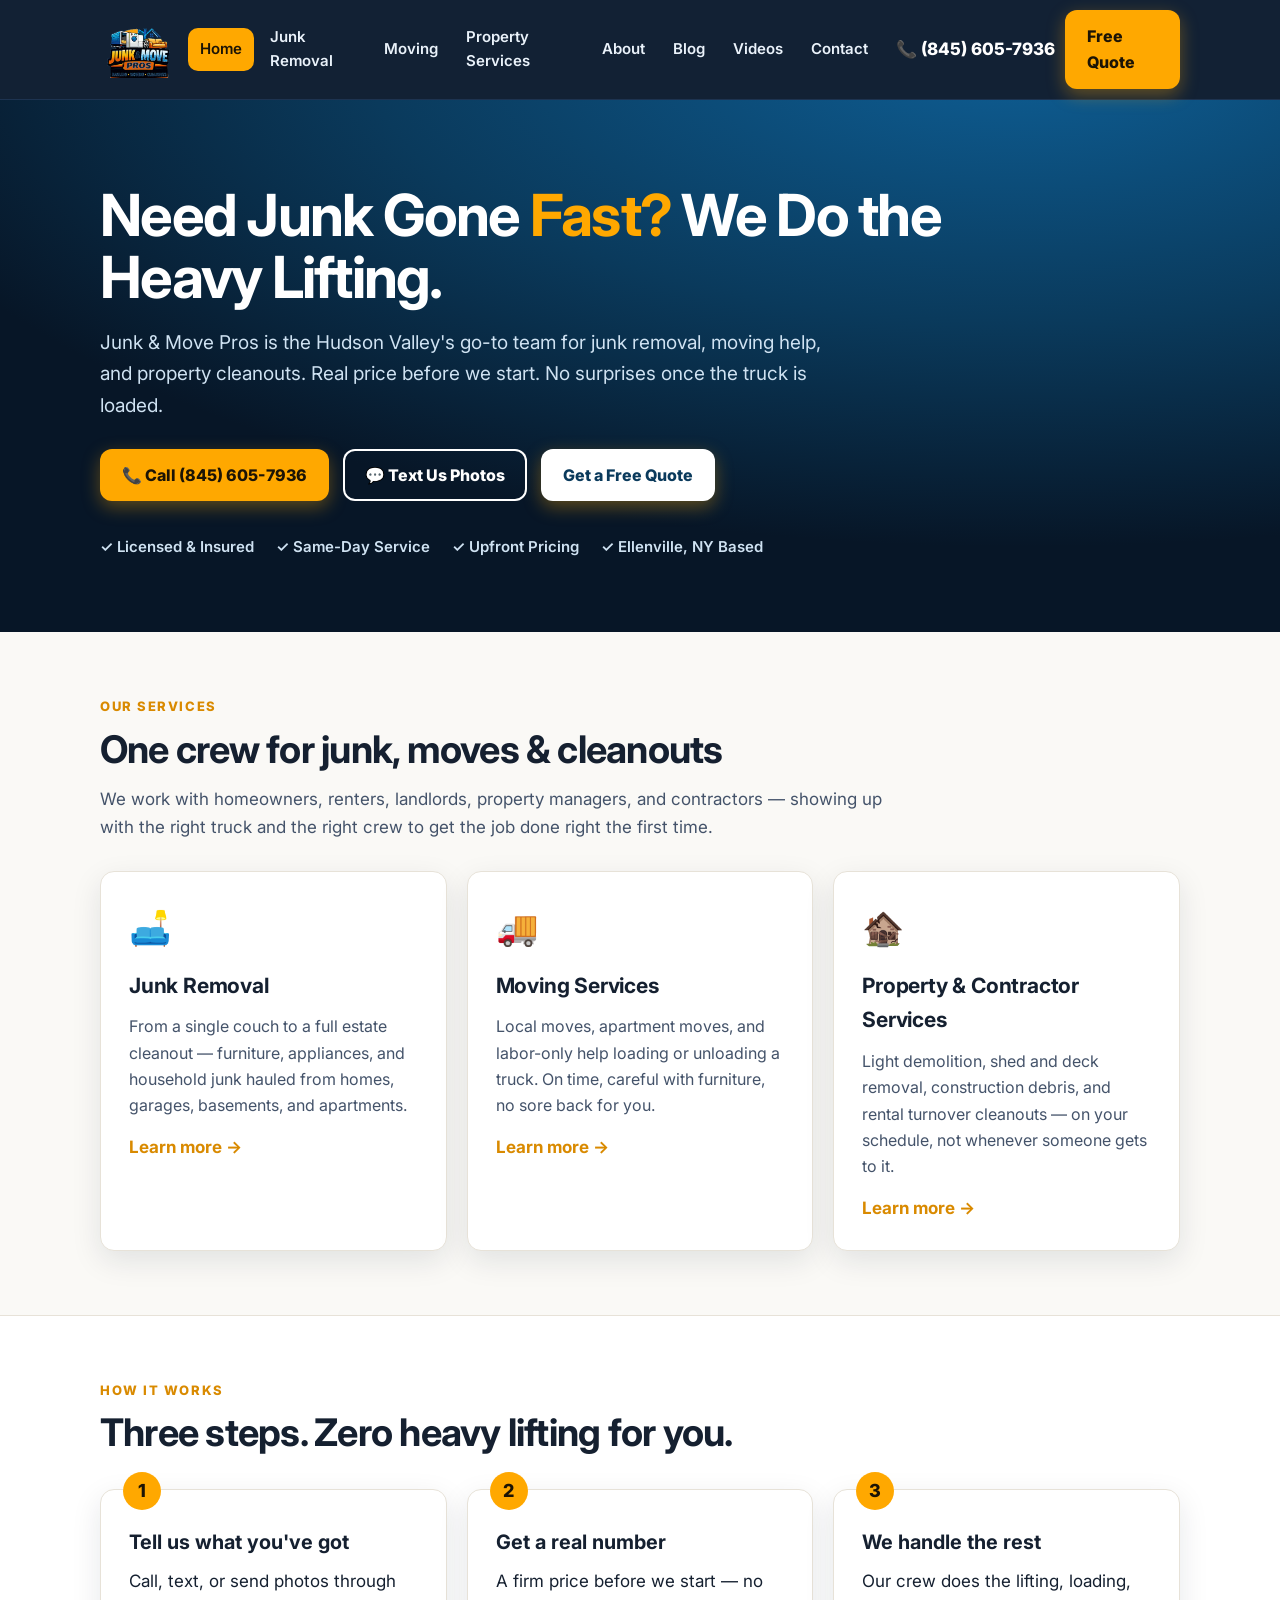
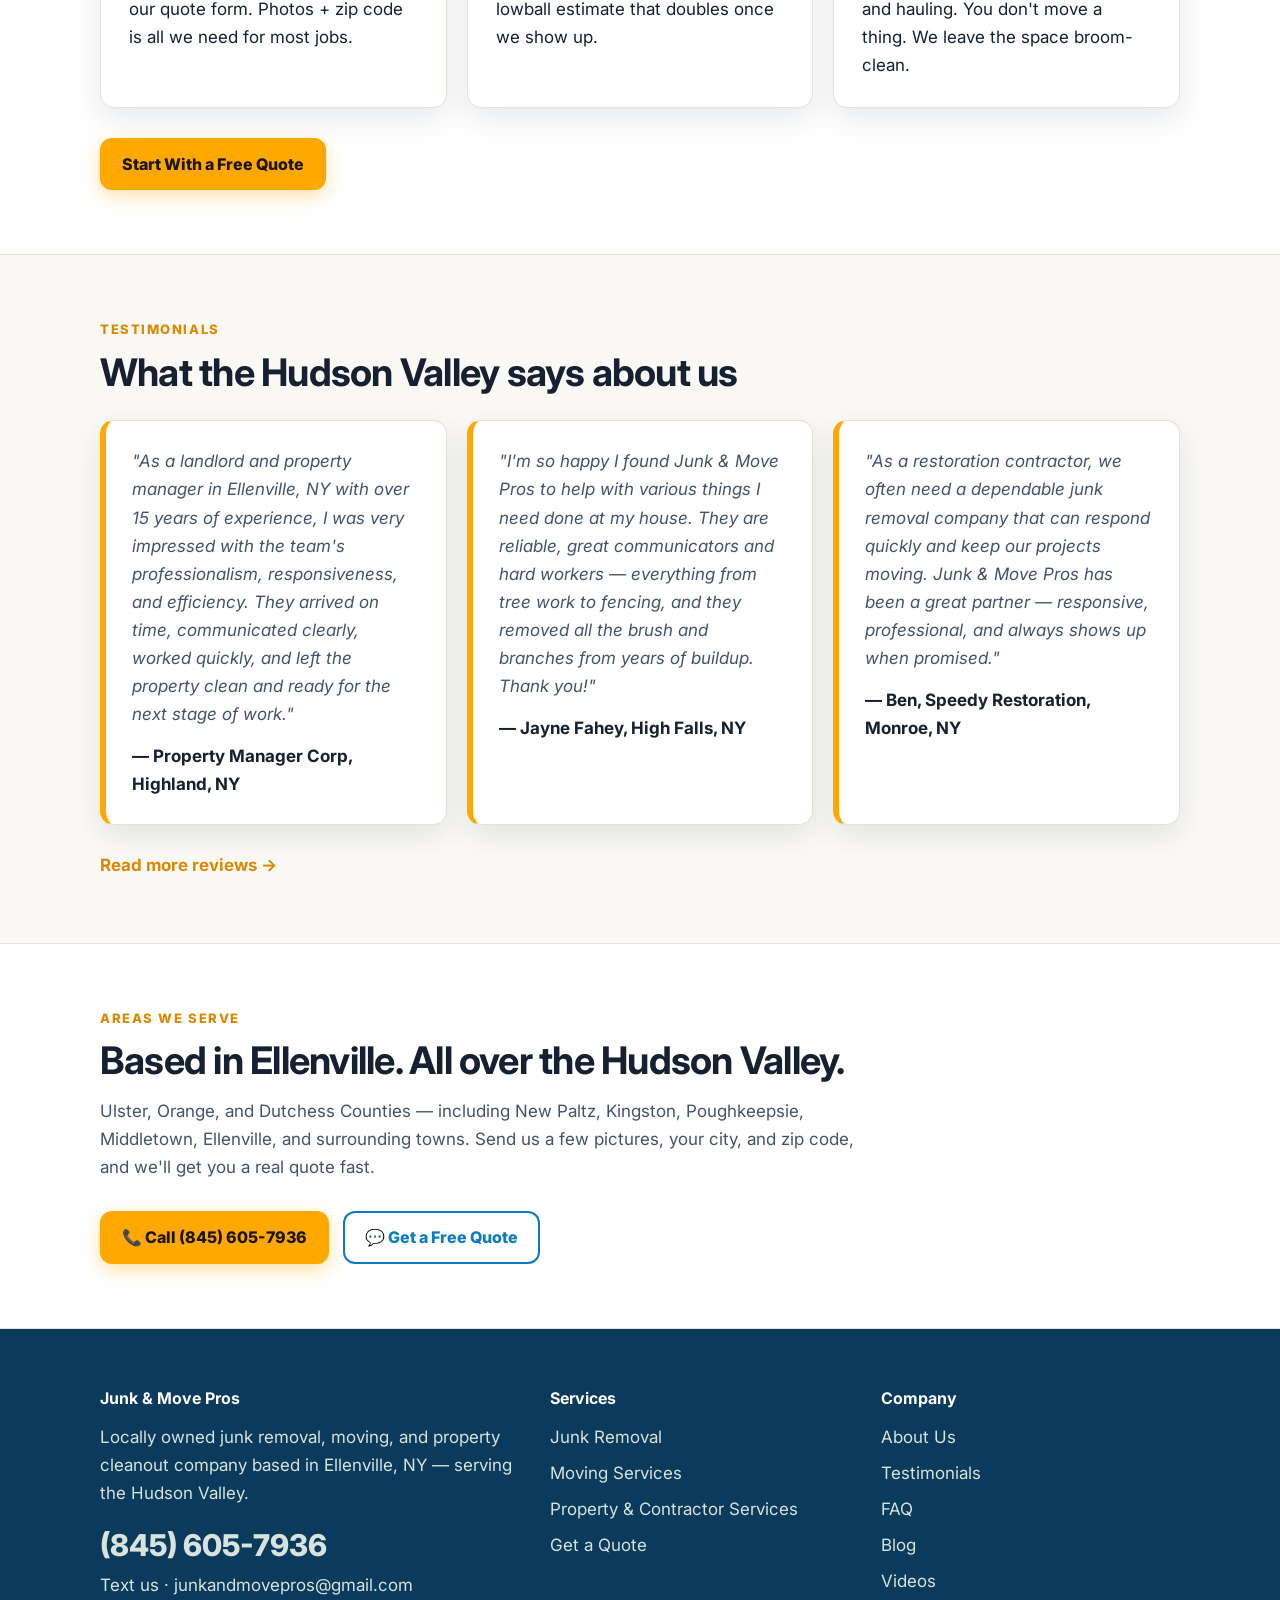
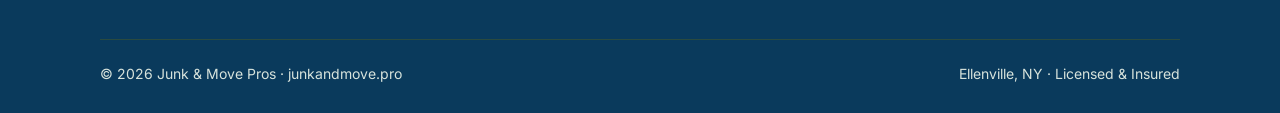
<file: index.html>
<!DOCTYPE html>
<html lang="en">
<head>
<meta charset="UTF-8">
<meta name="viewport" content="width=device-width, initial-scale=1.0">
<title>Junk &amp; Move Pros | Junk Removal, Moving &amp; Property Cleanouts — Hudson Valley NY</title>
<meta name="description" content="Junk & Move Pros is the Hudson Valley's go-to team for junk removal, moving help, and property cleanouts. Based in Ellenville, NY. Call or text (845) 605-7936 for a real price before we start.">
<link rel="preconnect" href="https://fonts.googleapis.com">
<link href="https://fonts.googleapis.com/css2?family=Inter:wght@400;600;700;800&display=swap" rel="stylesheet">
<link rel="stylesheet" href="/css/style.css">
<link rel="icon" href="/images/logo.png">
</head>
<body>
<header class="site-header">
  <div class="wrap">
    <a class="brand" href="/" aria-label="Junk & Move Pros — home"><img class="brand-logo" src="/images/logo.png" alt="Junk & Move Pros — Hauling, Moving, Cleanouts"></a>
    <button class="nav-toggle" aria-label="Menu">☰</button>
    <nav class="nav">
      <a href="/" class="active">Home</a>
      <a href="/junk-removal.html">Junk Removal</a>
      <a href="/moving-services.html">Moving</a>
      <a href="/property-services.html">Property Services</a>
      <a href="/about.html">About</a>
      <a href="/blog.html">Blog</a>
      <a href="/videos.html">Videos</a>
      <a href="/contact.html">Contact</a>
    </nav>
    <div class="header-cta">
      <a class="phone-chip" href="tel:+18456057936">📞 (845) 605-7936</a>
      <a class="btn" href="/contact.html">Free Quote</a>
    </div>
  </div>
</header>

<section class="hero">
  <div class="wrap">
    <h1>Need Junk Gone <span class="hl">Fast?</span> We Do the Heavy Lifting.</h1>
    <p class="lede">Junk &amp; Move Pros is the Hudson Valley's go-to team for junk removal, moving help, and property cleanouts. Real price before we start. No surprises once the truck is loaded.</p>
    <div class="hero-ctas">
      <a class="btn" href="tel:+18456057936">📞 Call (845) 605-7936</a>
      <a class="btn ghost" href="sms:+18456057936" style="color:#fff;box-shadow:inset 0 0 0 2px #fff">💬 Text Us Photos</a>
      <a class="btn light" href="/contact.html">Get a Free Quote</a>
    </div>
    <div class="hero-badges">
      <span>✓ Licensed &amp; Insured</span><span>✓ Same-Day Service</span><span>✓ Upfront Pricing</span><span>✓ Ellenville, NY Based</span>
    </div>
  </div>
</section>

<section class="section">
  <div class="wrap">
    <div class="kicker">Our Services</div>
    <h2>One crew for junk, moves &amp; cleanouts</h2>
    <p class="sub">We work with homeowners, renters, landlords, property managers, and contractors — showing up with the right truck and the right crew to get the job done right the first time.</p>
    <div class="grid c3">
      <div class="card"><div class="icon">🛋️</div><h3>Junk Removal</h3><p>From a single couch to a full estate cleanout — furniture, appliances, and household junk hauled from homes, garages, basements, and apartments.</p><a class="more" href="/junk-removal.html">Learn more →</a></div>
      <div class="card"><div class="icon">🚚</div><h3>Moving Services</h3><p>Local moves, apartment moves, and labor-only help loading or unloading a truck. On time, careful with furniture, no sore back for you.</p><a class="more" href="/moving-services.html">Learn more →</a></div>
      <div class="card"><div class="icon">🏚️</div><h3>Property &amp; Contractor Services</h3><p>Light demolition, shed and deck removal, construction debris, and rental turnover cleanouts — on your schedule, not whenever someone gets to it.</p><a class="more" href="/property-services.html">Learn more →</a></div>
    </div>
  </div>
</section>

<section class="section alt">
  <div class="wrap">
    <div class="kicker">How It Works</div>
    <h2>Three steps. Zero heavy lifting for you.</h2>
    <div class="steps" style="margin-top:34px">
      <div class="step"><h3>Tell us what you've got</h3><p>Call, text, or send photos through our quote form. Photos + zip code is all we need for most jobs.</p></div>
      <div class="step"><h3>Get a real number</h3><p>A firm price before we start — no lowball estimate that doubles once we show up.</p></div>
      <div class="step"><h3>We handle the rest</h3><p>Our crew does the lifting, loading, and hauling. You don't move a thing. We leave the space broom-clean.</p></div>
    </div>
    <div style="margin-top:30px"><a class="btn" href="/contact.html">Start With a Free Quote</a></div>
  </div>
</section>

<section class="section">
  <div class="wrap">
    <div class="kicker">Testimonials</div>
    <h2>What the Hudson Valley says about us</h2>
    <div class="grid c3" style="margin-top:26px">
      <div class="quote"><p>"As a landlord and property manager in Ellenville, NY with over 15 years of experience, I was very impressed with the team's professionalism, responsiveness, and efficiency. They arrived on time, communicated clearly, worked quickly, and left the property clean and ready for the next stage of work."</p><footer>— Property Manager Corp, Highland, NY</footer></div>
      <div class="quote"><p>"I'm so happy I found Junk &amp; Move Pros to help with various things I need done at my house. They are reliable, great communicators and hard workers — everything from tree work to fencing, and they removed all the brush and branches from years of buildup. Thank you!"</p><footer>— Jayne Fahey, High Falls, NY</footer></div>
      <div class="quote"><p>"As a restoration contractor, we often need a dependable junk removal company that can respond quickly and keep our projects moving. Junk &amp; Move Pros has been a great partner — responsive, professional, and always shows up when promised."</p><footer>— Ben, Speedy Restoration, Monroe, NY</footer></div>
    </div>
    <div style="margin-top:26px"><a class="more" href="/testimonials.html" style="font-weight:700;color:var(--amber-dark);text-decoration:none">Read more reviews →</a></div>
  </div>
</section>

<section class="section alt">
  <div class="wrap">
    <div class="kicker">Areas We Serve</div>
    <h2>Based in Ellenville. All over the Hudson Valley.</h2>
    <p class="sub">Ulster, Orange, and Dutchess Counties — including New Paltz, Kingston, Poughkeepsie, Middletown, Ellenville, and surrounding towns. Send us a few pictures, your city, and zip code, and we'll get you a real quote fast.</p>
    <div class="hero-ctas">
      <a class="btn" href="tel:+18456057936">📞 Call (845) 605-7936</a>
      <a class="btn ghost" href="/contact.html">💬 Get a Free Quote</a>
    </div>
  </div>
</section>

<footer class="site-footer">
  <div class="wrap">
    <div class="cols">
      <div><h4>Junk &amp; Move Pros</h4><p>Locally owned junk removal, moving, and property cleanout company based in Ellenville, NY — serving the Hudson Valley.</p><p style="margin-top:14px"><a class="big-phone" href="tel:+18456057936">(845) 605-7936</a></p><p><a href="sms:+18456057936">Text us</a> · <a href="mailto:junkandmovepros@gmail.com">junkandmovepros@gmail.com</a></p></div>
      <div><h4>Services</h4><ul><li><a href="/junk-removal.html">Junk Removal</a></li><li><a href="/moving-services.html">Moving Services</a></li><li><a href="/property-services.html">Property &amp; Contractor Services</a></li><li><a href="/contact.html">Get a Quote</a></li></ul></div>
      <div><h4>Company</h4><ul><li><a href="/about.html">About Us</a></li><li><a href="/testimonials.html">Testimonials</a></li><li><a href="/faq.html">FAQ</a></li><li><a href="/blog.html">Blog</a></li><li><a href="/videos.html">Videos</a></li></ul></div>
    </div>
    <div class="foot-bottom"><span>© 2026 Junk &amp; Move Pros · junkandmove.pro</span><span>Ellenville, NY · Licensed &amp; Insured</span></div>
  </div>
</footer>
<a class="call-fab" href="tel:+18456057936">📞 Call Now</a>
<script src="/js/config.js"></script>
<script src="/js/main.js"></script>
</body>
</html>
</file>
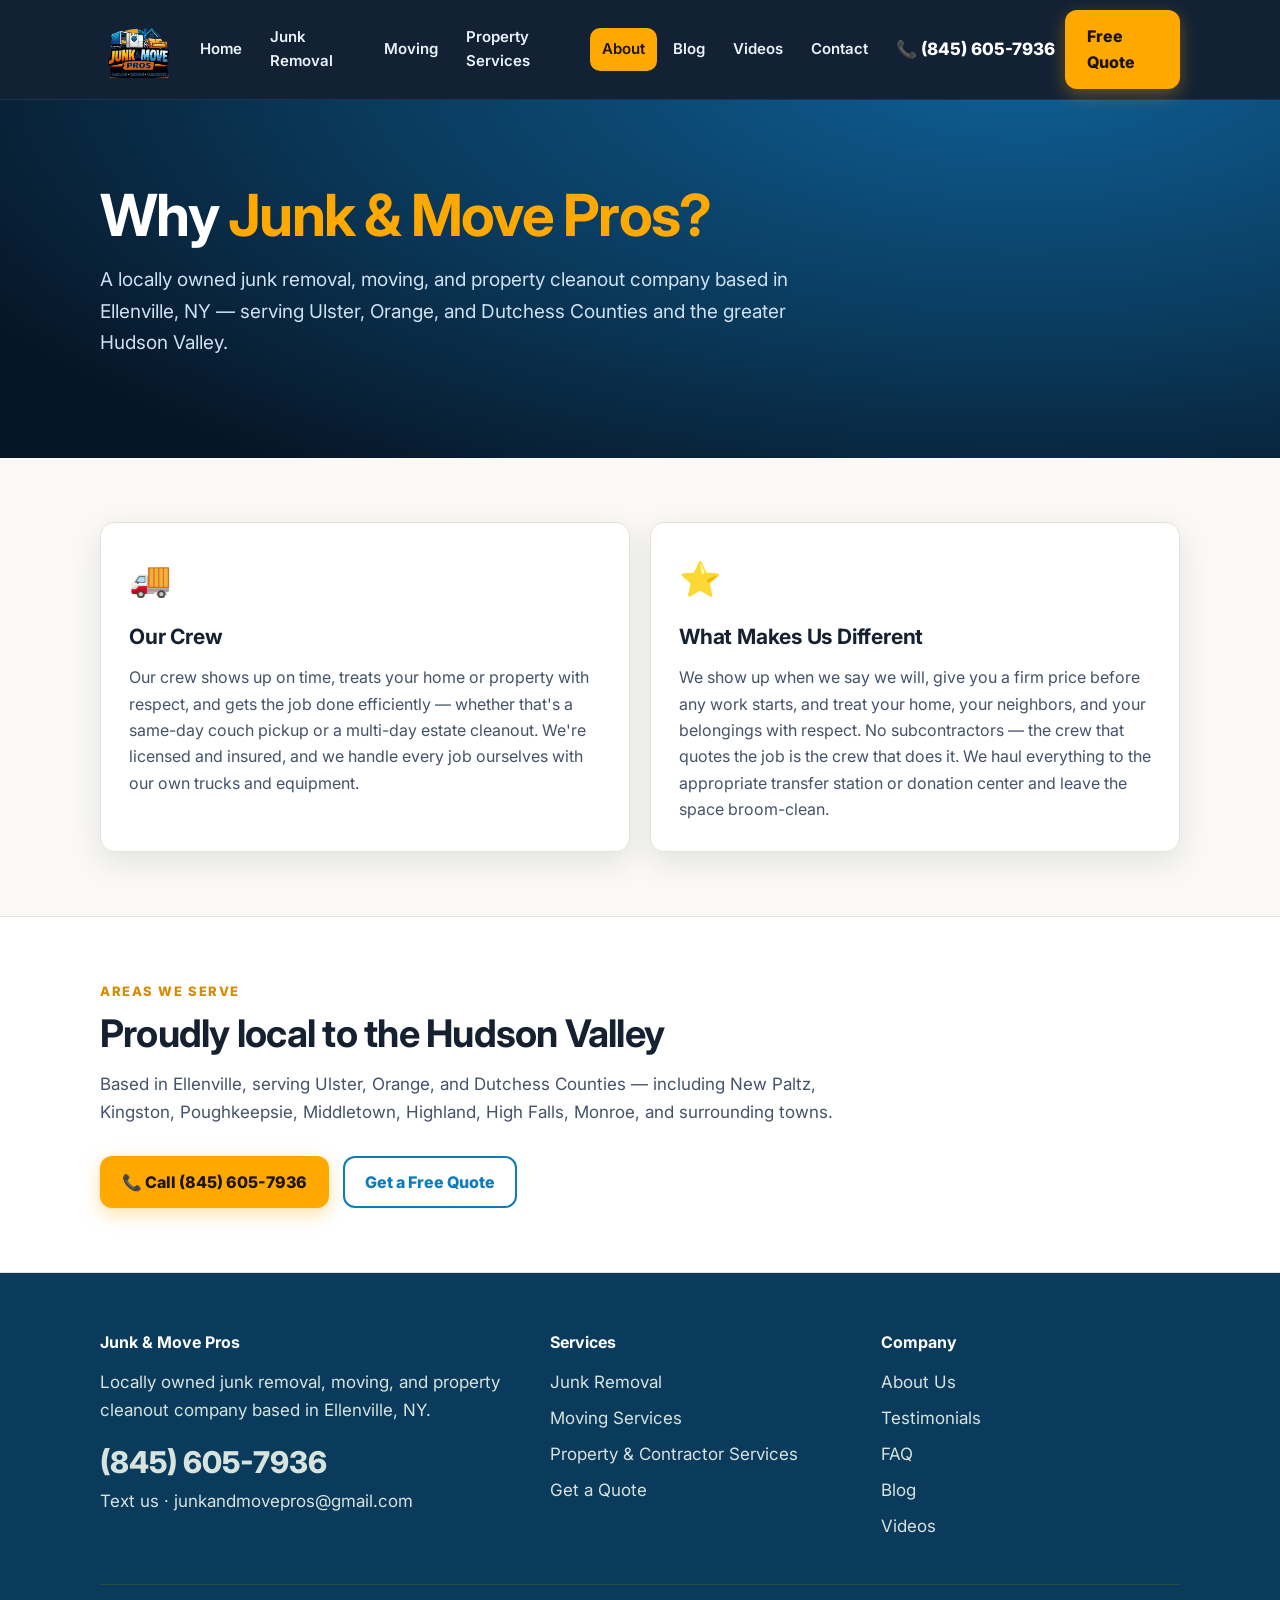
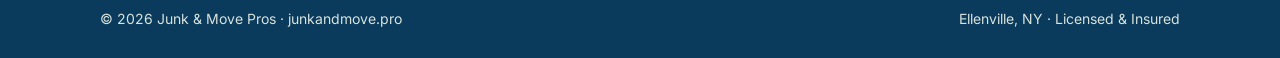
<file: about.html>
<!DOCTYPE html>
<html lang="en">
<head>
<meta charset="UTF-8">
<meta name="viewport" content="width=device-width, initial-scale=1.0">
<title>About Us | Junk &amp; Move Pros — Ellenville, NY</title>
<meta name="description" content="Locally owned junk removal, moving, and property cleanout company based in Ellenville, NY, serving Ulster, Orange, and Dutchess Counties.">
<link rel="preconnect" href="https://fonts.googleapis.com">
<link href="https://fonts.googleapis.com/css2?family=Inter:wght@400;600;700;800&display=swap" rel="stylesheet">
<link rel="stylesheet" href="/css/style.css">
<link rel="icon" href="/images/logo.png">
</head>
<body>
<header class="site-header">
  <div class="wrap">
    <a class="brand" href="/" aria-label="Junk & Move Pros — home"><img class="brand-logo" src="/images/logo.png" alt="Junk & Move Pros — Hauling, Moving, Cleanouts"></a>
    <button class="nav-toggle" aria-label="Menu">☰</button>
    <nav class="nav">
      <a href="/">Home</a><a href="/junk-removal.html">Junk Removal</a><a href="/moving-services.html">Moving</a><a href="/property-services.html">Property Services</a><a href="/about.html" class="active">About</a><a href="/blog.html">Blog</a><a href="/videos.html">Videos</a><a href="/contact.html">Contact</a>
    </nav>
    <div class="header-cta"><a class="phone-chip" href="tel:+18456057936">📞 (845) 605-7936</a><a class="btn" href="/contact.html">Free Quote</a></div>
  </div>
</header>

<section class="hero"><div class="wrap">
  <h1>Why <span class="hl">Junk &amp; Move Pros?</span></h1>
  <p class="lede">A locally owned junk removal, moving, and property cleanout company based in Ellenville, NY — serving Ulster, Orange, and Dutchess Counties and the greater Hudson Valley.</p>
</div></section>

<section class="section"><div class="wrap">
  <div class="grid c2">
    <div class="card"><div class="icon">🚚</div><h3>Our Crew</h3><p>Our crew shows up on time, treats your home or property with respect, and gets the job done efficiently — whether that's a same-day couch pickup or a multi-day estate cleanout. We're licensed and insured, and we handle every job ourselves with our own trucks and equipment.</p></div>
    <div class="card"><div class="icon">⭐</div><h3>What Makes Us Different</h3><p>We show up when we say we will, give you a firm price before any work starts, and treat your home, your neighbors, and your belongings with respect. No subcontractors — the crew that quotes the job is the crew that does it. We haul everything to the appropriate transfer station or donation center and leave the space broom-clean.</p></div>
  </div>
</div></section>

<section class="section alt"><div class="wrap">
  <div class="kicker">Areas We Serve</div>
  <h2>Proudly local to the Hudson Valley</h2>
  <p class="sub">Based in Ellenville, serving Ulster, Orange, and Dutchess Counties — including New Paltz, Kingston, Poughkeepsie, Middletown, Highland, High Falls, Monroe, and surrounding towns.</p>
  <div class="hero-ctas"><a class="btn" href="tel:+18456057936">📞 Call (845) 605-7936</a><a class="btn ghost" href="/contact.html">Get a Free Quote</a></div>
</div></section>

<footer class="site-footer"><div class="wrap">
  <div class="cols">
    <div><h4>Junk &amp; Move Pros</h4><p>Locally owned junk removal, moving, and property cleanout company based in Ellenville, NY.</p><p style="margin-top:14px"><a class="big-phone" href="tel:+18456057936">(845) 605-7936</a></p><p><a href="sms:+18456057936">Text us</a> · <a href="mailto:junkandmovepros@gmail.com">junkandmovepros@gmail.com</a></p></div>
    <div><h4>Services</h4><ul><li><a href="/junk-removal.html">Junk Removal</a></li><li><a href="/moving-services.html">Moving Services</a></li><li><a href="/property-services.html">Property &amp; Contractor Services</a></li><li><a href="/contact.html">Get a Quote</a></li></ul></div>
    <div><h4>Company</h4><ul><li><a href="/about.html">About Us</a></li><li><a href="/testimonials.html">Testimonials</a></li><li><a href="/faq.html">FAQ</a></li><li><a href="/blog.html">Blog</a></li><li><a href="/videos.html">Videos</a></li></ul></div>
  </div>
  <div class="foot-bottom"><span>© 2026 Junk &amp; Move Pros · junkandmove.pro</span><span>Ellenville, NY · Licensed &amp; Insured</span></div>
</div></footer>
<a class="call-fab" href="tel:+18456057936">📞 Call Now</a>
<script src="/js/config.js"></script><script src="/js/main.js"></script>
</body></html>
</file>
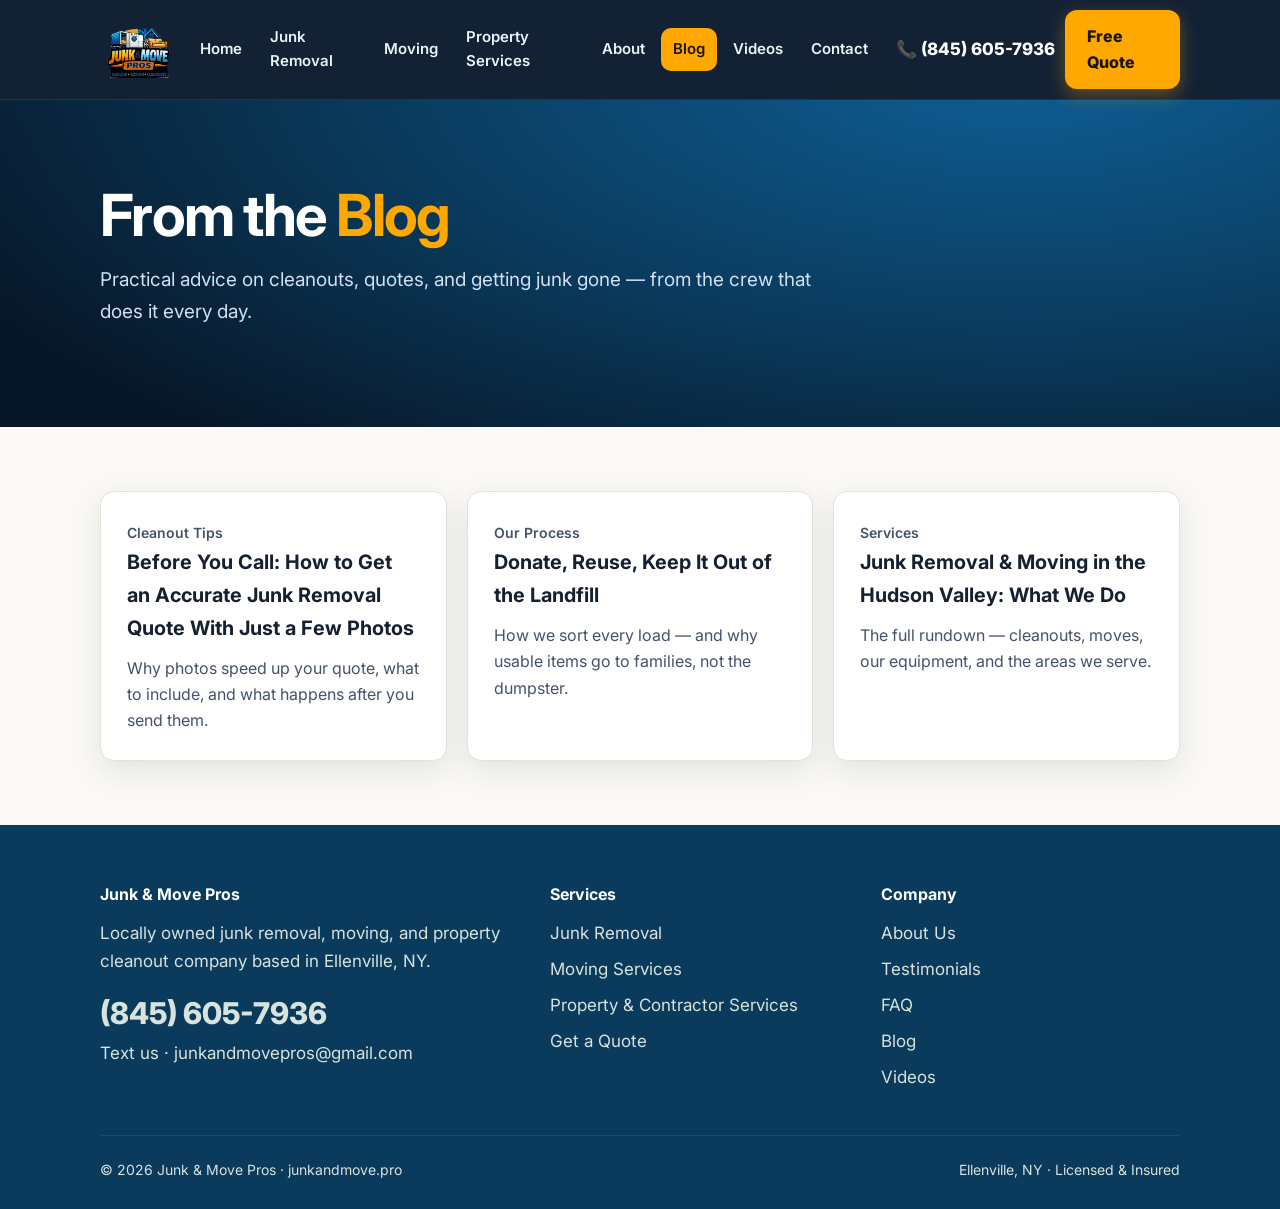
<file: blog.html>
<!DOCTYPE html>
<html lang="en">
<head>
<meta charset="UTF-8">
<meta name="viewport" content="width=device-width, initial-scale=1.0">
<title>Blog | Junk &amp; Move Pros</title>
<meta name="description" content="Tips on junk removal quotes, donating vs. hauling, and Hudson Valley cleanout advice from Junk & Move Pros.">
<link rel="preconnect" href="https://fonts.googleapis.com">
<link href="https://fonts.googleapis.com/css2?family=Inter:wght@400;600;700;800&display=swap" rel="stylesheet">
<link rel="stylesheet" href="/css/style.css">
<link rel="icon" href="/images/logo.png">
</head>
<body>
<header class="site-header">
  <div class="wrap">
    <a class="brand" href="/" aria-label="Junk & Move Pros — home"><img class="brand-logo" src="/images/logo.png" alt="Junk & Move Pros — Hauling, Moving, Cleanouts"></a>
    <button class="nav-toggle" aria-label="Menu">☰</button>
    <nav class="nav">
      <a href="/">Home</a><a href="/junk-removal.html">Junk Removal</a><a href="/moving-services.html">Moving</a><a href="/property-services.html">Property Services</a><a href="/about.html">About</a><a href="/blog.html" class="active">Blog</a><a href="/videos.html">Videos</a><a href="/contact.html">Contact</a>
    </nav>
    <div class="header-cta"><a class="phone-chip" href="tel:+18456057936">📞 (845) 605-7936</a><a class="btn" href="/contact.html">Free Quote</a></div>
  </div>
</header>

<section class="hero"><div class="wrap">
  <h1>From the <span class="hl">Blog</span></h1>
  <p class="lede">Practical advice on cleanouts, quotes, and getting junk gone — from the crew that does it every day.</p>
</div></section>

<section class="section"><div class="wrap">
  <div class="grid c3">
    <a class="post-card" href="/blog/junk-removal-quote-photos.html"><time>Cleanout Tips</time><h3>Before You Call: How to Get an Accurate Junk Removal Quote With Just a Few Photos</h3><p>Why photos speed up your quote, what to include, and what happens after you send them.</p></a>
    <a class="post-card" href="/blog/donate-reuse-responsible.html"><time>Our Process</time><h3>Donate, Reuse, Keep It Out of the Landfill</h3><p>How we sort every load — and why usable items go to families, not the dumpster.</p></a>
    <a class="post-card" href="/blog/what-we-do-hudson-valley.html"><time>Services</time><h3>Junk Removal &amp; Moving in the Hudson Valley: What We Do</h3><p>The full rundown — cleanouts, moves, our equipment, and the areas we serve.</p></a>
  </div>
</div></section>

<footer class="site-footer"><div class="wrap">
  <div class="cols">
    <div><h4>Junk &amp; Move Pros</h4><p>Locally owned junk removal, moving, and property cleanout company based in Ellenville, NY.</p><p style="margin-top:14px"><a class="big-phone" href="tel:+18456057936">(845) 605-7936</a></p><p><a href="sms:+18456057936">Text us</a> · <a href="mailto:junkandmovepros@gmail.com">junkandmovepros@gmail.com</a></p></div>
    <div><h4>Services</h4><ul><li><a href="/junk-removal.html">Junk Removal</a></li><li><a href="/moving-services.html">Moving Services</a></li><li><a href="/property-services.html">Property &amp; Contractor Services</a></li><li><a href="/contact.html">Get a Quote</a></li></ul></div>
    <div><h4>Company</h4><ul><li><a href="/about.html">About Us</a></li><li><a href="/testimonials.html">Testimonials</a></li><li><a href="/faq.html">FAQ</a></li><li><a href="/blog.html">Blog</a></li><li><a href="/videos.html">Videos</a></li></ul></div>
  </div>
  <div class="foot-bottom"><span>© 2026 Junk &amp; Move Pros · junkandmove.pro</span><span>Ellenville, NY · Licensed &amp; Insured</span></div>
</div></footer>
<a class="call-fab" href="tel:+18456057936">📞 Call Now</a>
<script src="/js/config.js"></script><script src="/js/main.js"></script>
</body></html>
</file>
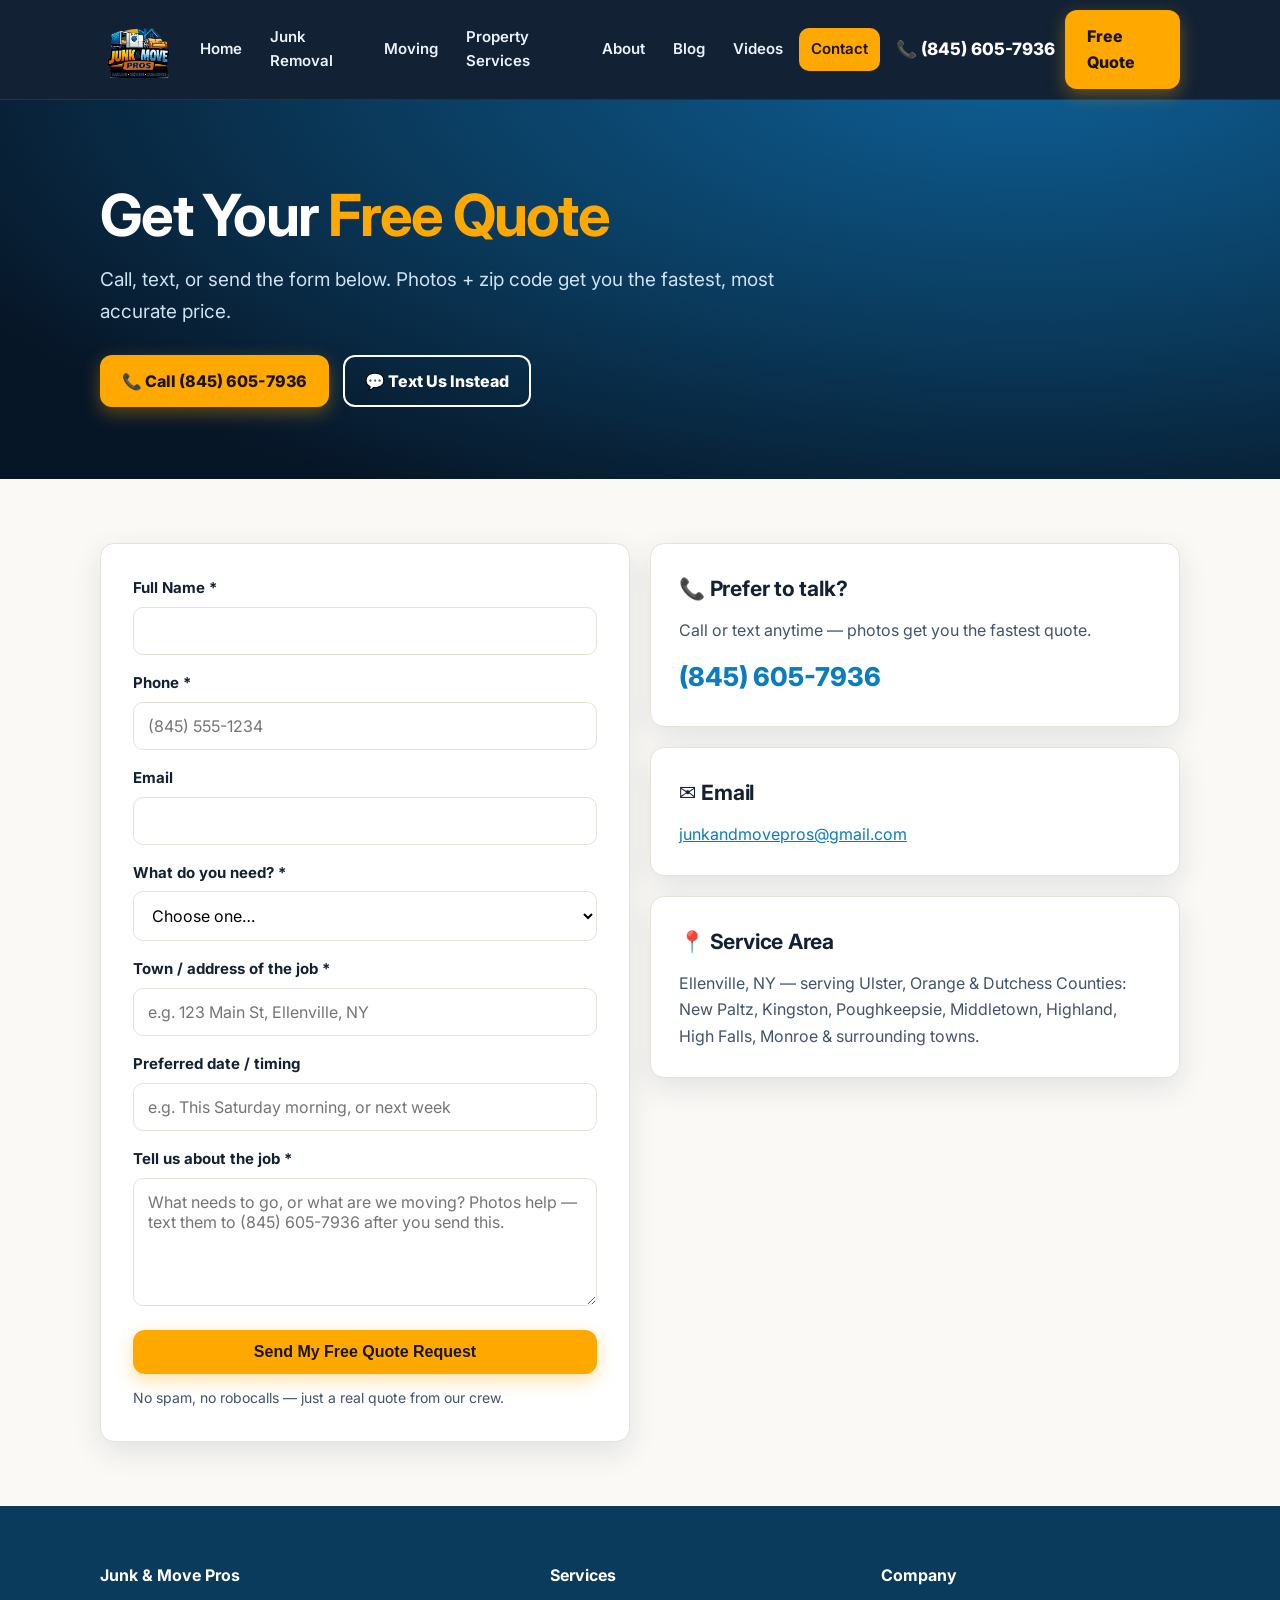
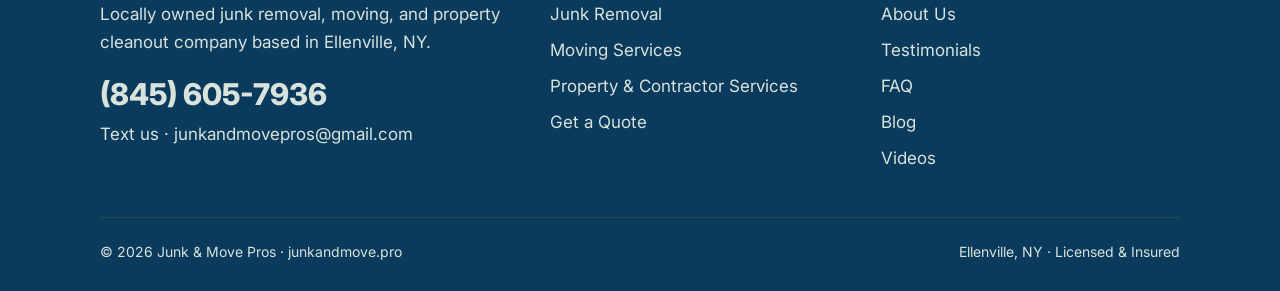
<file: contact.html>
<!DOCTYPE html>
<html lang="en">
<head>
<meta charset="UTF-8">
<meta name="viewport" content="width=device-width, initial-scale=1.0">
<title>Contact — Get a Free Quote | Junk &amp; Move Pros — (845) 605-7936</title>
<meta name="description" content="Get a free, no-obligation quote from Junk & Move Pros. Call, text, or send the form — (845) 605-7936.">
<link rel="preconnect" href="https://fonts.googleapis.com">
<link href="https://fonts.googleapis.com/css2?family=Inter:wght@400;600;700;800&display=swap" rel="stylesheet">
<link rel="stylesheet" href="/css/style.css">
<link rel="icon" href="/images/logo.png">
</head>
<body>
<header class="site-header">
  <div class="wrap">
    <a class="brand" href="/" aria-label="Junk & Move Pros — home"><img class="brand-logo" src="/images/logo.png" alt="Junk & Move Pros — Hauling, Moving, Cleanouts"></a>
    <button class="nav-toggle" aria-label="Menu">☰</button>
    <nav class="nav">
      <a href="/">Home</a><a href="/junk-removal.html">Junk Removal</a><a href="/moving-services.html">Moving</a><a href="/property-services.html">Property Services</a><a href="/about.html">About</a><a href="/blog.html">Blog</a><a href="/videos.html">Videos</a><a href="/contact.html" class="active">Contact</a>
    </nav>
    <div class="header-cta"><a class="phone-chip" href="tel:+18456057936">📞 (845) 605-7936</a><a class="btn" href="/contact.html">Free Quote</a></div>
  </div>
</header>

<section class="hero"><div class="wrap">
  <h1>Get Your <span class="hl">Free Quote</span></h1>
  <p class="lede">Call, text, or send the form below. Photos + zip code get you the fastest, most accurate price.</p>
  <div class="hero-ctas"><a class="btn" href="tel:+18456057936">📞 Call (845) 605-7936</a><a class="btn ghost" href="sms:+18456057936" style="color:#fff;box-shadow:inset 0 0 0 2px #fff">💬 Text Us Instead</a></div>
</div></section>

<section class="section"><div class="wrap">
  <div class="grid c2">
    <div class="form-card">
      <div class="form-ok" id="form-ok">✓ Request received! Anthony will call you back with your quote.<br><a class="btn" href="tel:+18456057936" style="margin-top:12px;font-size:19px;padding:14px 26px;justify-content:center">📞 Call (845) 605-7936</a><br><span style="font-size:14px">Need us faster? Call or text that number anytime.</span></div>
      <form id="quote-form">
        <div class="field"><label for="f-name">Full Name *</label><input id="f-name" name="name" required autocomplete="name"></div>
        <div class="field"><label for="f-phone">Phone *</label><input id="f-phone" name="phone" required type="tel" autocomplete="tel" placeholder="(845) 555-1234"></div>
        <div class="field"><label for="f-email">Email</label><input id="f-email" name="email" type="email" autocomplete="email"></div>
        <div class="field"><label for="f-service">What do you need? *</label><select id="f-service" name="service" required>
          <option value="">Choose one…</option>
          <optgroup label="Junk &amp; Cleanouts">
            <option value="junk_removal">Junk Removal</option>
            <option value="cleanout">Full Cleanout</option>
            <option value="estate_cleanout">Estate Cleanout</option>
            <option value="ewaste">E-Waste Removal</option>
          </optgroup>
          <optgroup label="Property Services">
            <option value="pre_listing_cleanout">Pre-Listing Cleanout</option>
            <option value="post_closing_trashout">Post-Closing Trash-Out</option>
            <option value="foreclosure_cleanout">Foreclosure Cleanout</option>
            <option value="turnover">Landlord / Property Turnover</option>
          </optgroup>
          <optgroup label="Moving">
            <option value="moving">Moving</option>
            <option value="long_distance_move">Long-Distance Move</option>
            <option value="downsizing">Downsizing Move</option>
            <option value="packing">Packing Help</option>
          </optgroup>
          <optgroup label="Projects &amp; Outdoor">
            <option value="contractor_support">Contractor &amp; Flip Support</option>
            <option value="light_demolition">Light Demolition</option>
            <option value="excavation_site_prep">Excavation &amp; Site Prep</option>
            <option value="land_clearing_grading">Land Clearing &amp; Grading</option>
            <option value="curb_appeal_cleanup">Curb Appeal &amp; Exterior Cleanup</option>
          </optgroup>
          <option value="junk_removal">Something Else / Not Sure</option>
        </select></div>
        <div class="field"><label for="f-pickup">Town / address of the job *</label><input id="f-pickup" name="pickup" required placeholder="e.g. 123 Main St, Ellenville, NY"></div>
        <div class="field" id="f-destination-field" style="display:none"><label for="f-destination">Destination town / address *</label><input id="f-destination" name="destination" placeholder="e.g. Kingston, NY"></div>
        <div class="field"><label for="f-timing">Preferred date / timing</label><input id="f-timing" name="timing" placeholder="e.g. This Saturday morning, or next week"></div>
        <div class="field"><label for="f-message">Tell us about the job *</label><textarea id="f-message" name="message" rows="5" required placeholder="What needs to go, or what are we moving? Photos help — text them to (845) 605-7936 after you send this."></textarea></div>
        <button class="btn" type="submit" style="width:100%;justify-content:center">Send My Free Quote Request</button>
        <p class="form-note">No spam, no robocalls — just a real quote from our crew.</p>
      </form>
    </div>
    <div>
      <div class="card" style="margin-bottom:20px"><h3>📞 Prefer to talk?</h3><p style="margin-bottom:12px">Call or text anytime — photos get you the fastest quote.</p><p><a class="big-phone" href="tel:+18456057936" style="color:var(--green);font-size:26px">(845) 605-7936</a></p></div>
      <div class="card" style="margin-bottom:20px"><h3>✉️ Email</h3><p><a href="mailto:junkandmovepros@gmail.com">junkandmovepros@gmail.com</a></p></div>
      <div class="card"><h3>📍 Service Area</h3><p>Ellenville, NY — serving Ulster, Orange &amp; Dutchess Counties: New Paltz, Kingston, Poughkeepsie, Middletown, Highland, High Falls, Monroe &amp; surrounding towns.</p></div>
    </div>
  </div>
</div></section>

<footer class="site-footer"><div class="wrap">
  <div class="cols">
    <div><h4>Junk &amp; Move Pros</h4><p>Locally owned junk removal, moving, and property cleanout company based in Ellenville, NY.</p><p style="margin-top:14px"><a class="big-phone" href="tel:+18456057936">(845) 605-7936</a></p><p><a href="sms:+18456057936">Text us</a> · <a href="mailto:junkandmovepros@gmail.com">junkandmovepros@gmail.com</a></p></div>
    <div><h4>Services</h4><ul><li><a href="/junk-removal.html">Junk Removal</a></li><li><a href="/moving-services.html">Moving Services</a></li><li><a href="/property-services.html">Property &amp; Contractor Services</a></li><li><a href="/contact.html">Get a Quote</a></li></ul></div>
    <div><h4>Company</h4><ul><li><a href="/about.html">About Us</a></li><li><a href="/testimonials.html">Testimonials</a></li><li><a href="/faq.html">FAQ</a></li><li><a href="/blog.html">Blog</a></li><li><a href="/videos.html">Videos</a></li></ul></div>
  </div>
  <div class="foot-bottom"><span>© 2026 Junk &amp; Move Pros · junkandmove.pro</span><span>Ellenville, NY · Licensed &amp; Insured</span></div>
</div></footer>
<a class="call-fab" href="tel:+18456057936">📞 Call Now</a>
<script src="/js/config.js"></script><script src="/js/main.js"></script>
</body></html>
</file>
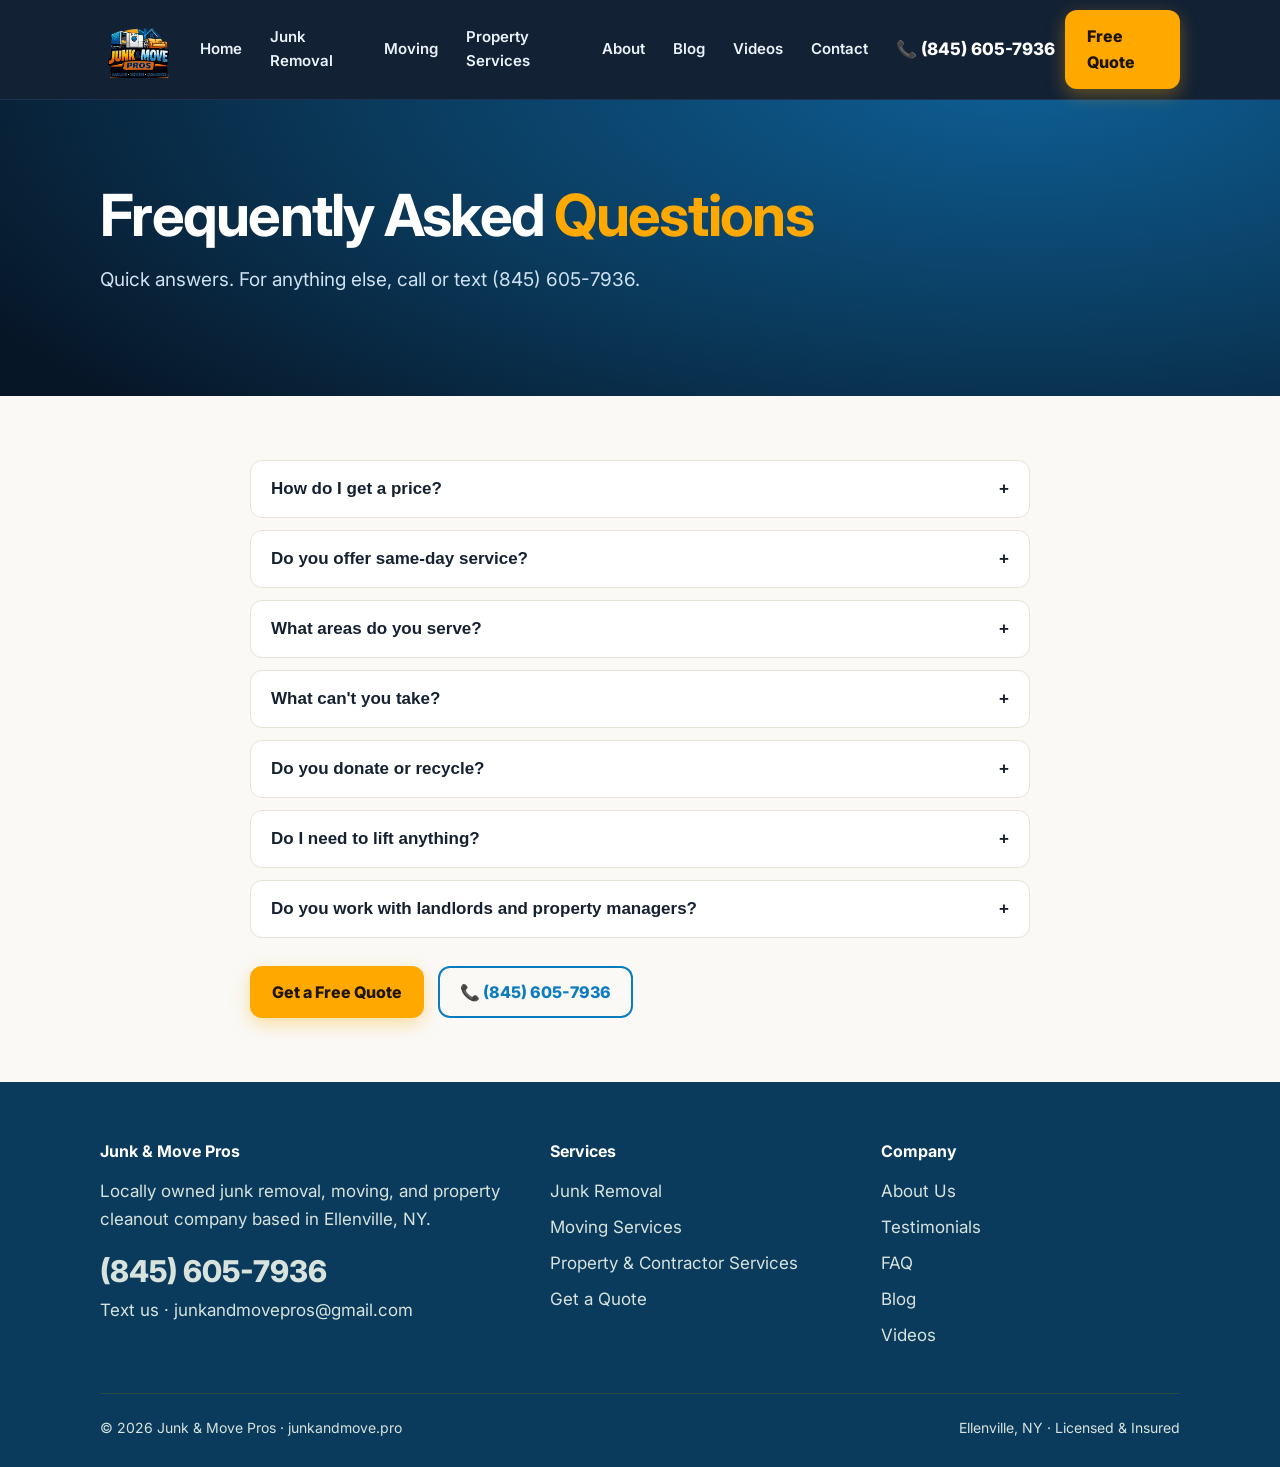
<file: faq.html>
<!DOCTYPE html>
<html lang="en">
<head>
<meta charset="UTF-8">
<meta name="viewport" content="width=device-width, initial-scale=1.0">
<title>FAQ | Junk &amp; Move Pros</title>
<meta name="description" content="Common questions about junk removal, moving, and cleanout pricing, scheduling, and service areas.">
<link rel="preconnect" href="https://fonts.googleapis.com">
<link href="https://fonts.googleapis.com/css2?family=Inter:wght@400;600;700;800&display=swap" rel="stylesheet">
<link rel="stylesheet" href="/css/style.css">
<link rel="icon" href="/images/logo.png">
</head>
<body>
<header class="site-header">
  <div class="wrap">
    <a class="brand" href="/" aria-label="Junk & Move Pros — home"><img class="brand-logo" src="/images/logo.png" alt="Junk & Move Pros — Hauling, Moving, Cleanouts"></a>
    <button class="nav-toggle" aria-label="Menu">☰</button>
    <nav class="nav">
      <a href="/">Home</a><a href="/junk-removal.html">Junk Removal</a><a href="/moving-services.html">Moving</a><a href="/property-services.html">Property Services</a><a href="/about.html">About</a><a href="/blog.html">Blog</a><a href="/videos.html">Videos</a><a href="/contact.html">Contact</a>
    </nav>
    <div class="header-cta"><a class="phone-chip" href="tel:+18456057936">📞 (845) 605-7936</a><a class="btn" href="/contact.html">Free Quote</a></div>
  </div>
</header>

<section class="hero"><div class="wrap">
  <h1>Frequently Asked <span class="hl">Questions</span></h1>
  <p class="lede">Quick answers. For anything else, call or text (845) 605-7936.</p>
</div></section>

<section class="section"><div class="wrap" style="max-width:820px">
  <div class="faq-item"><button class="faq-q">How do I get a price? <span>+</span></button><div class="faq-a">Call, text, or use our quote form — send a few photos and your zip code. We give you a real, firm price before we start. No in-home visit required for most jobs.</div></div>
  <div class="faq-item"><button class="faq-q">Do you offer same-day service? <span>+</span></button><div class="faq-a">Often, yes. Same-day and next-day appointments are available for most junk removal jobs. Call or text (845) 605-7936 for today's availability.</div></div>
  <div class="faq-item"><button class="faq-q">What areas do you serve? <span>+</span></button><div class="faq-a">We're based in Ellenville, NY and serve Ulster, Orange, and Dutchess Counties — including New Paltz, Kingston, Poughkeepsie, Middletown, Highland, High Falls, and Monroe.</div></div>
  <div class="faq-item"><button class="faq-q">What can't you take? <span>+</span></button><div class="faq-a">We can't haul hazardous materials (chemicals, asbestos, fuels). Just ask — if we can't take it, we'll tell you who can.</div></div>
  <div class="faq-item"><button class="faq-q">Do you donate or recycle? <span>+</span></button><div class="faq-a">Yes. We sort every load — usable items go to donation, recyclables get recycled, and the rest goes to the appropriate transfer station.</div></div>
  <div class="faq-item"><button class="faq-q">Do I need to lift anything? <span>+</span></button><div class="faq-a">No. You point, we lift. Our crew handles all the loading and hauling — you don't move a thing.</div></div>
  <div class="faq-item"><button class="faq-q">Do you work with landlords and property managers? <span>+</span></button><div class="faq-a">Absolutely — rental turnovers, eviction cleanouts, and ongoing partnerships are a big part of what we do. Ask about priority scheduling and volume pricing.</div></div>
  <div class="hero-ctas" style="margin-top:28px"><a class="btn" href="/contact.html">Get a Free Quote</a><a class="btn ghost" href="tel:+18456057936">📞 (845) 605-7936</a></div>
</div></section>

<footer class="site-footer"><div class="wrap">
  <div class="cols">
    <div><h4>Junk &amp; Move Pros</h4><p>Locally owned junk removal, moving, and property cleanout company based in Ellenville, NY.</p><p style="margin-top:14px"><a class="big-phone" href="tel:+18456057936">(845) 605-7936</a></p><p><a href="sms:+18456057936">Text us</a> · <a href="mailto:junkandmovepros@gmail.com">junkandmovepros@gmail.com</a></p></div>
    <div><h4>Services</h4><ul><li><a href="/junk-removal.html">Junk Removal</a></li><li><a href="/moving-services.html">Moving Services</a></li><li><a href="/property-services.html">Property &amp; Contractor Services</a></li><li><a href="/contact.html">Get a Quote</a></li></ul></div>
    <div><h4>Company</h4><ul><li><a href="/about.html">About Us</a></li><li><a href="/testimonials.html">Testimonials</a></li><li><a href="/faq.html">FAQ</a></li><li><a href="/blog.html">Blog</a></li><li><a href="/videos.html">Videos</a></li></ul></div>
  </div>
  <div class="foot-bottom"><span>© 2026 Junk &amp; Move Pros · junkandmove.pro</span><span>Ellenville, NY · Licensed &amp; Insured</span></div>
</div></footer>
<a class="call-fab" href="tel:+18456057936">📞 Call Now</a>
<script src="/js/config.js"></script><script src="/js/main.js"></script>
</body></html>
</file>
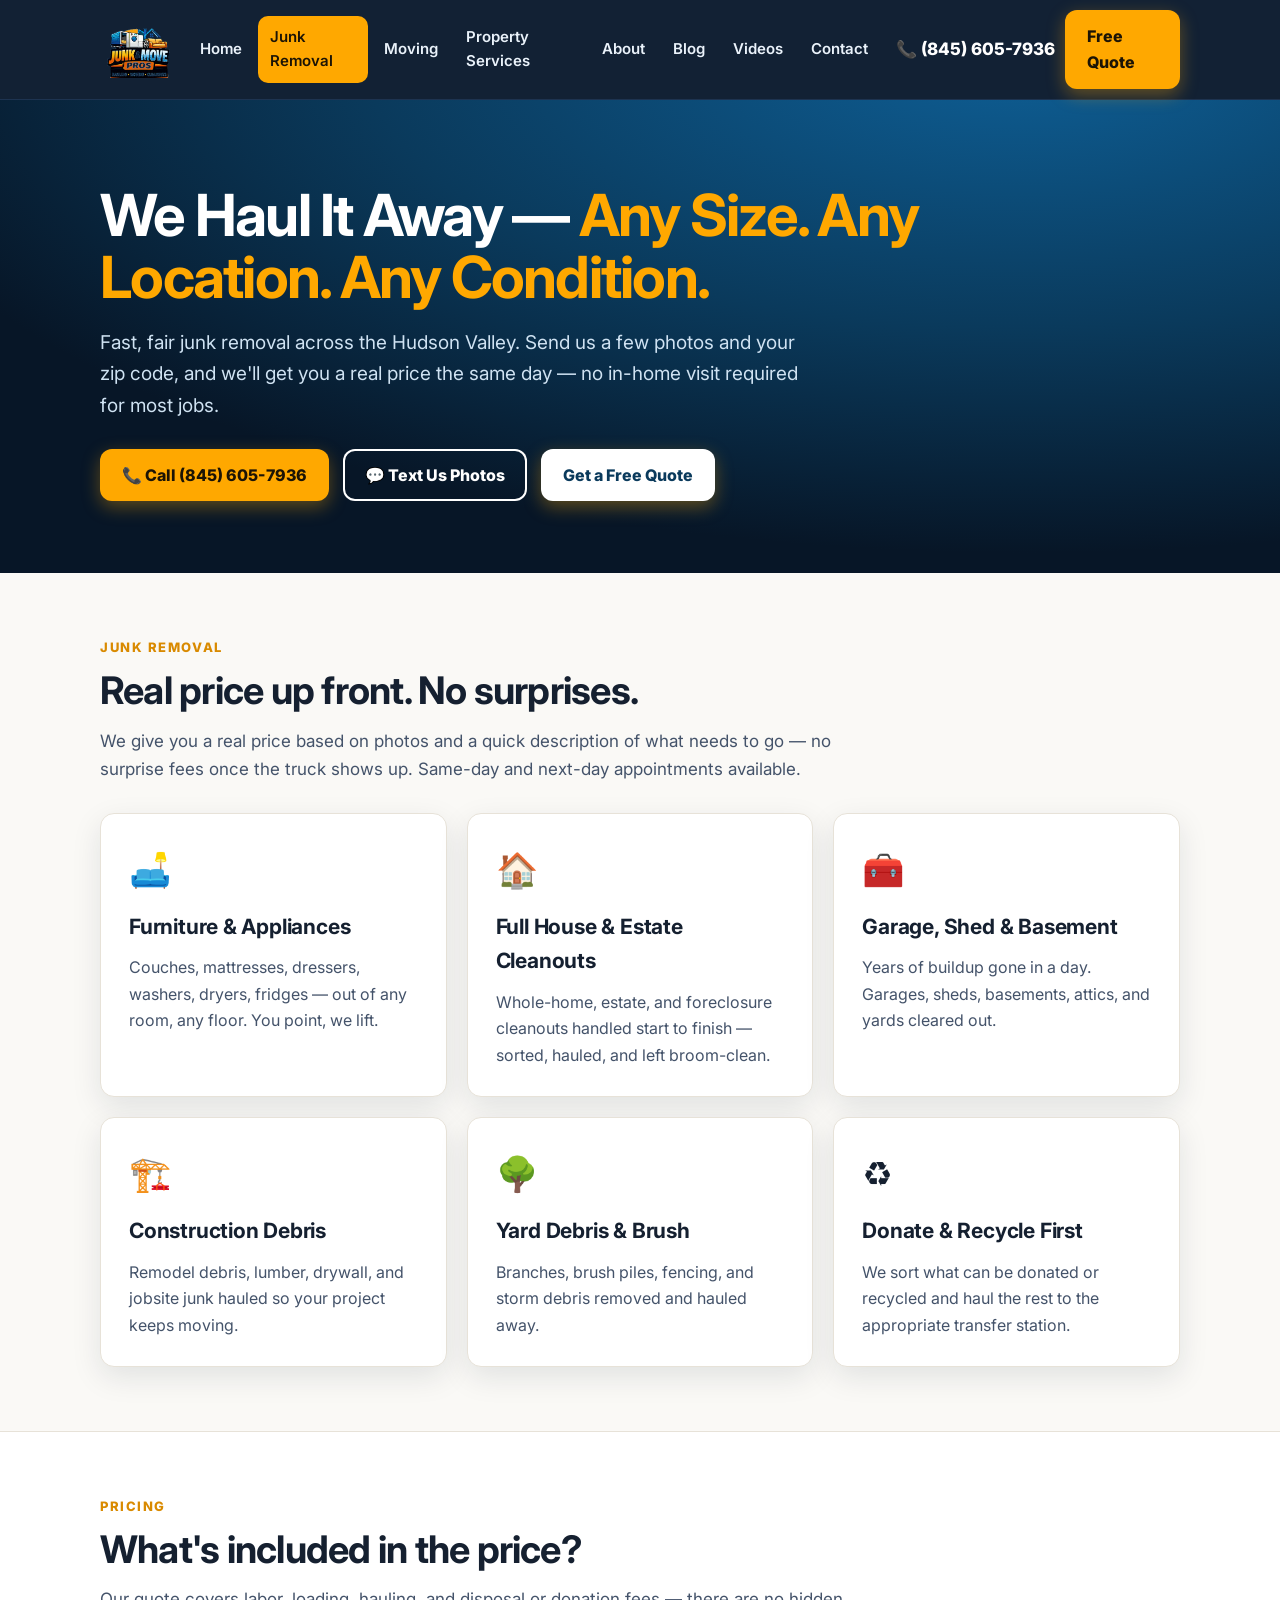
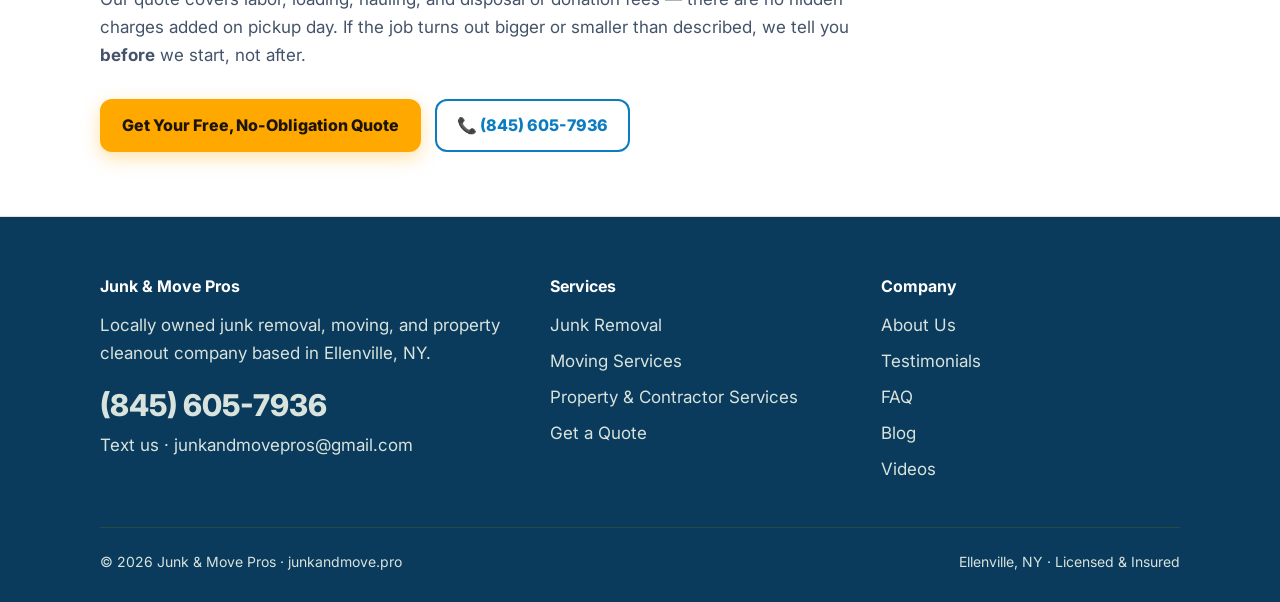
<file: junk-removal.html>
<!DOCTYPE html>
<html lang="en">
<head>
<meta charset="UTF-8">
<meta name="viewport" content="width=device-width, initial-scale=1.0">
<title>Junk Removal Hudson Valley | Junk &amp; Move Pros — (845) 605-7936</title>
<meta name="description" content="Fast, fair junk removal across the Hudson Valley. Furniture, appliances, estate cleanouts, construction debris. Real price up front — call or text (845) 605-7936.">
<link rel="preconnect" href="https://fonts.googleapis.com">
<link href="https://fonts.googleapis.com/css2?family=Inter:wght@400;600;700;800&display=swap" rel="stylesheet">
<link rel="stylesheet" href="/css/style.css">
<link rel="icon" href="/images/logo.png">
</head>
<body>
<header class="site-header">
  <div class="wrap">
    <a class="brand" href="/" aria-label="Junk & Move Pros — home"><img class="brand-logo" src="/images/logo.png" alt="Junk & Move Pros — Hauling, Moving, Cleanouts"></a>
    <button class="nav-toggle" aria-label="Menu">☰</button>
    <nav class="nav">
      <a href="/">Home</a><a href="/junk-removal.html" class="active">Junk Removal</a><a href="/moving-services.html">Moving</a><a href="/property-services.html">Property Services</a><a href="/about.html">About</a><a href="/blog.html">Blog</a><a href="/videos.html">Videos</a><a href="/contact.html">Contact</a>
    </nav>
    <div class="header-cta"><a class="phone-chip" href="tel:+18456057936">📞 (845) 605-7936</a><a class="btn" href="/contact.html">Free Quote</a></div>
  </div>
</header>

<section class="hero"><div class="wrap">
  <h1>We Haul It Away — <span class="hl">Any Size. Any Location. Any Condition.</span></h1>
  <p class="lede">Fast, fair junk removal across the Hudson Valley. Send us a few photos and your zip code, and we'll get you a real price the same day — no in-home visit required for most jobs.</p>
  <div class="hero-ctas"><a class="btn" href="tel:+18456057936">📞 Call (845) 605-7936</a><a class="btn ghost" href="sms:+18456057936" style="color:#fff;box-shadow:inset 0 0 0 2px #fff">💬 Text Us Photos</a><a class="btn light" href="/contact.html">Get a Free Quote</a></div>
</div></section>

<section class="section"><div class="wrap">
  <div class="kicker">Junk Removal</div>
  <h2>Real price up front. No surprises.</h2>
  <p class="sub">We give you a real price based on photos and a quick description of what needs to go — no surprise fees once the truck shows up. Same-day and next-day appointments available.</p>
  <div class="grid c3">
    <div class="card"><div class="icon">🛋️</div><h3>Furniture &amp; Appliances</h3><p>Couches, mattresses, dressers, washers, dryers, fridges — out of any room, any floor. You point, we lift.</p></div>
    <div class="card"><div class="icon">🏠</div><h3>Full House &amp; Estate Cleanouts</h3><p>Whole-home, estate, and foreclosure cleanouts handled start to finish — sorted, hauled, and left broom-clean.</p></div>
    <div class="card"><div class="icon">🧰</div><h3>Garage, Shed &amp; Basement</h3><p>Years of buildup gone in a day. Garages, sheds, basements, attics, and yards cleared out.</p></div>
    <div class="card"><div class="icon">🏗️</div><h3>Construction Debris</h3><p>Remodel debris, lumber, drywall, and jobsite junk hauled so your project keeps moving.</p></div>
    <div class="card"><div class="icon">🌳</div><h3>Yard Debris &amp; Brush</h3><p>Branches, brush piles, fencing, and storm debris removed and hauled away.</p></div>
    <div class="card"><div class="icon">♻️</div><h3>Donate &amp; Recycle First</h3><p>We sort what can be donated or recycled and haul the rest to the appropriate transfer station.</p></div>
  </div>
</div></section>

<section class="section alt"><div class="wrap">
  <div class="kicker">Pricing</div>
  <h2>What's included in the price?</h2>
  <p class="sub">Our quote covers labor, loading, hauling, and disposal or donation fees — there are no hidden charges added on pickup day. If the job turns out bigger or smaller than described, we tell you <strong>before</strong> we start, not after.</p>
  <div class="hero-ctas"><a class="btn" href="/contact.html">Get Your Free, No-Obligation Quote</a><a class="btn ghost" href="tel:+18456057936">📞 (845) 605-7936</a></div>
</div></section>

<footer class="site-footer"><div class="wrap">
  <div class="cols">
    <div><h4>Junk &amp; Move Pros</h4><p>Locally owned junk removal, moving, and property cleanout company based in Ellenville, NY.</p><p style="margin-top:14px"><a class="big-phone" href="tel:+18456057936">(845) 605-7936</a></p><p><a href="sms:+18456057936">Text us</a> · <a href="mailto:junkandmovepros@gmail.com">junkandmovepros@gmail.com</a></p></div>
    <div><h4>Services</h4><ul><li><a href="/junk-removal.html">Junk Removal</a></li><li><a href="/moving-services.html">Moving Services</a></li><li><a href="/property-services.html">Property &amp; Contractor Services</a></li><li><a href="/contact.html">Get a Quote</a></li></ul></div>
    <div><h4>Company</h4><ul><li><a href="/about.html">About Us</a></li><li><a href="/testimonials.html">Testimonials</a></li><li><a href="/faq.html">FAQ</a></li><li><a href="/blog.html">Blog</a></li><li><a href="/videos.html">Videos</a></li></ul></div>
  </div>
  <div class="foot-bottom"><span>© 2026 Junk &amp; Move Pros · junkandmove.pro</span><span>Ellenville, NY · Licensed &amp; Insured</span></div>
</div></footer>
<a class="call-fab" href="tel:+18456057936">📞 Call Now</a>
<script src="/js/config.js"></script><script src="/js/main.js"></script>
</body></html>
</file>
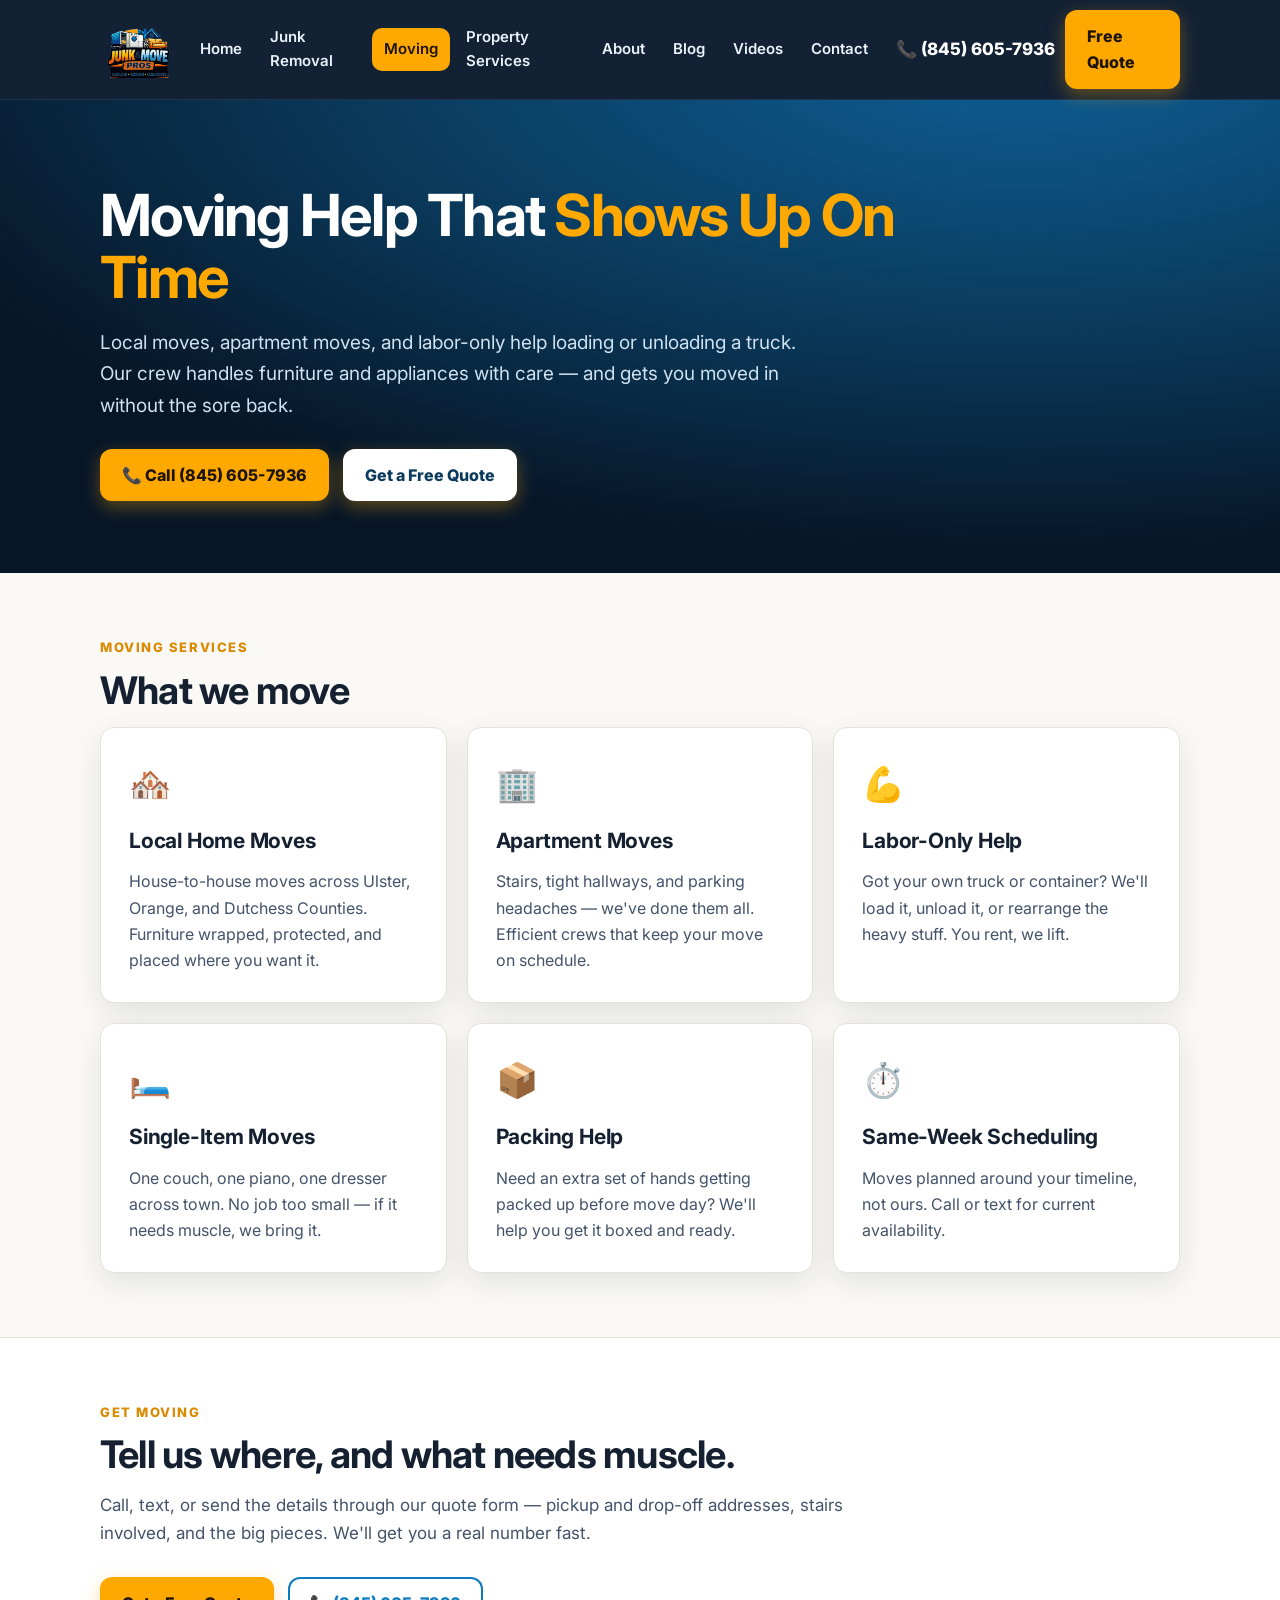
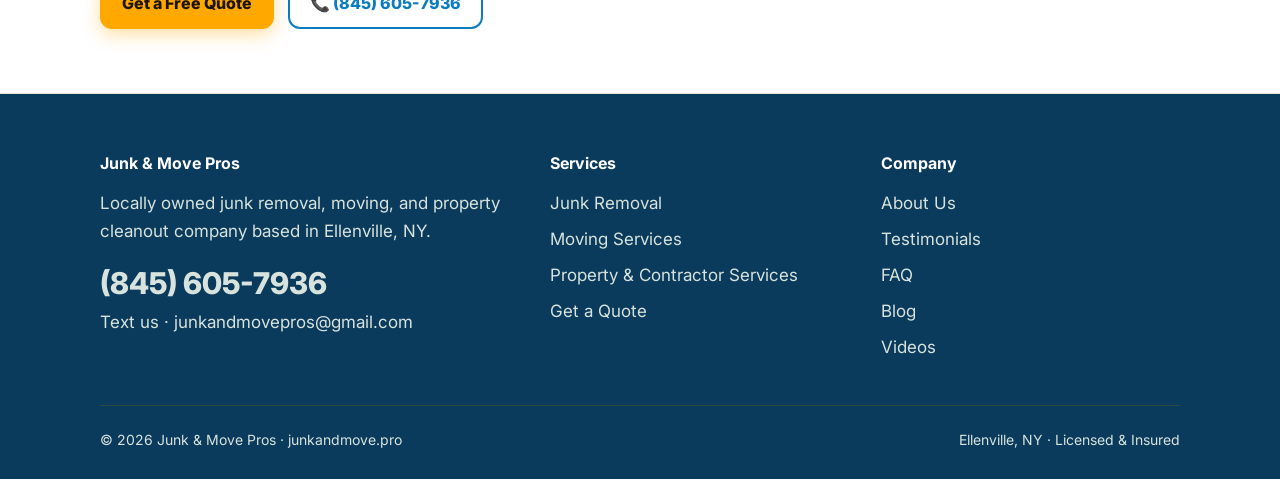
<file: moving-services.html>
<!DOCTYPE html>
<html lang="en">
<head>
<meta charset="UTF-8">
<meta name="viewport" content="width=device-width, initial-scale=1.0">
<title>Moving Services Hudson Valley | Junk &amp; Move Pros — (845) 605-7936</title>
<meta name="description" content="Local moves, apartment moves, and labor-only loading/unloading help across the Hudson Valley. On time, careful, no sore back. Call or text (845) 605-7936.">
<link rel="preconnect" href="https://fonts.googleapis.com">
<link href="https://fonts.googleapis.com/css2?family=Inter:wght@400;600;700;800&display=swap" rel="stylesheet">
<link rel="stylesheet" href="/css/style.css">
<link rel="icon" href="/images/logo.png">
</head>
<body>
<header class="site-header">
  <div class="wrap">
    <a class="brand" href="/" aria-label="Junk & Move Pros — home"><img class="brand-logo" src="/images/logo.png" alt="Junk & Move Pros — Hauling, Moving, Cleanouts"></a>
    <button class="nav-toggle" aria-label="Menu">☰</button>
    <nav class="nav">
      <a href="/">Home</a><a href="/junk-removal.html">Junk Removal</a><a href="/moving-services.html" class="active">Moving</a><a href="/property-services.html">Property Services</a><a href="/about.html">About</a><a href="/blog.html">Blog</a><a href="/videos.html">Videos</a><a href="/contact.html">Contact</a>
    </nav>
    <div class="header-cta"><a class="phone-chip" href="tel:+18456057936">📞 (845) 605-7936</a><a class="btn" href="/contact.html">Free Quote</a></div>
  </div>
</header>

<section class="hero"><div class="wrap">
  <h1>Moving Help That <span class="hl">Shows Up On Time</span></h1>
  <p class="lede">Local moves, apartment moves, and labor-only help loading or unloading a truck. Our crew handles furniture and appliances with care — and gets you moved in without the sore back.</p>
  <div class="hero-ctas"><a class="btn" href="tel:+18456057936">📞 Call (845) 605-7936</a><a class="btn light" href="/contact.html">Get a Free Quote</a></div>
</div></section>

<section class="section"><div class="wrap">
  <div class="kicker">Moving Services</div>
  <h2>What we move</h2>
  <div class="grid c3">
    <div class="card"><div class="icon">🏘️</div><h3>Local Home Moves</h3><p>House-to-house moves across Ulster, Orange, and Dutchess Counties. Furniture wrapped, protected, and placed where you want it.</p></div>
    <div class="card"><div class="icon">🏢</div><h3>Apartment Moves</h3><p>Stairs, tight hallways, and parking headaches — we've done them all. Efficient crews that keep your move on schedule.</p></div>
    <div class="card"><div class="icon">💪</div><h3>Labor-Only Help</h3><p>Got your own truck or container? We'll load it, unload it, or rearrange the heavy stuff. You rent, we lift.</p></div>
    <div class="card"><div class="icon">🛏️</div><h3>Single-Item Moves</h3><p>One couch, one piano, one dresser across town. No job too small — if it needs muscle, we bring it.</p></div>
    <div class="card"><div class="icon">📦</div><h3>Packing Help</h3><p>Need an extra set of hands getting packed up before move day? We'll help you get it boxed and ready.</p></div>
    <div class="card"><div class="icon">⏱️</div><h3>Same-Week Scheduling</h3><p>Moves planned around your timeline, not ours. Call or text for current availability.</p></div>
  </div>
</div></section>

<section class="section alt"><div class="wrap">
  <div class="kicker">Get Moving</div>
  <h2>Tell us where, and what needs muscle.</h2>
  <p class="sub">Call, text, or send the details through our quote form — pickup and drop-off addresses, stairs involved, and the big pieces. We'll get you a real number fast.</p>
  <div class="hero-ctas"><a class="btn" href="/contact.html">Get a Free Quote</a><a class="btn ghost" href="tel:+18456057936">📞 (845) 605-7936</a></div>
</div></section>

<footer class="site-footer"><div class="wrap">
  <div class="cols">
    <div><h4>Junk &amp; Move Pros</h4><p>Locally owned junk removal, moving, and property cleanout company based in Ellenville, NY.</p><p style="margin-top:14px"><a class="big-phone" href="tel:+18456057936">(845) 605-7936</a></p><p><a href="sms:+18456057936">Text us</a> · <a href="mailto:junkandmovepros@gmail.com">junkandmovepros@gmail.com</a></p></div>
    <div><h4>Services</h4><ul><li><a href="/junk-removal.html">Junk Removal</a></li><li><a href="/moving-services.html">Moving Services</a></li><li><a href="/property-services.html">Property &amp; Contractor Services</a></li><li><a href="/contact.html">Get a Quote</a></li></ul></div>
    <div><h4>Company</h4><ul><li><a href="/about.html">About Us</a></li><li><a href="/testimonials.html">Testimonials</a></li><li><a href="/faq.html">FAQ</a></li><li><a href="/blog.html">Blog</a></li><li><a href="/videos.html">Videos</a></li></ul></div>
  </div>
  <div class="foot-bottom"><span>© 2026 Junk &amp; Move Pros · junkandmove.pro</span><span>Ellenville, NY · Licensed &amp; Insured</span></div>
</div></footer>
<a class="call-fab" href="tel:+18456057936">📞 Call Now</a>
<script src="/js/config.js"></script><script src="/js/main.js"></script>
</body></html>
</file>
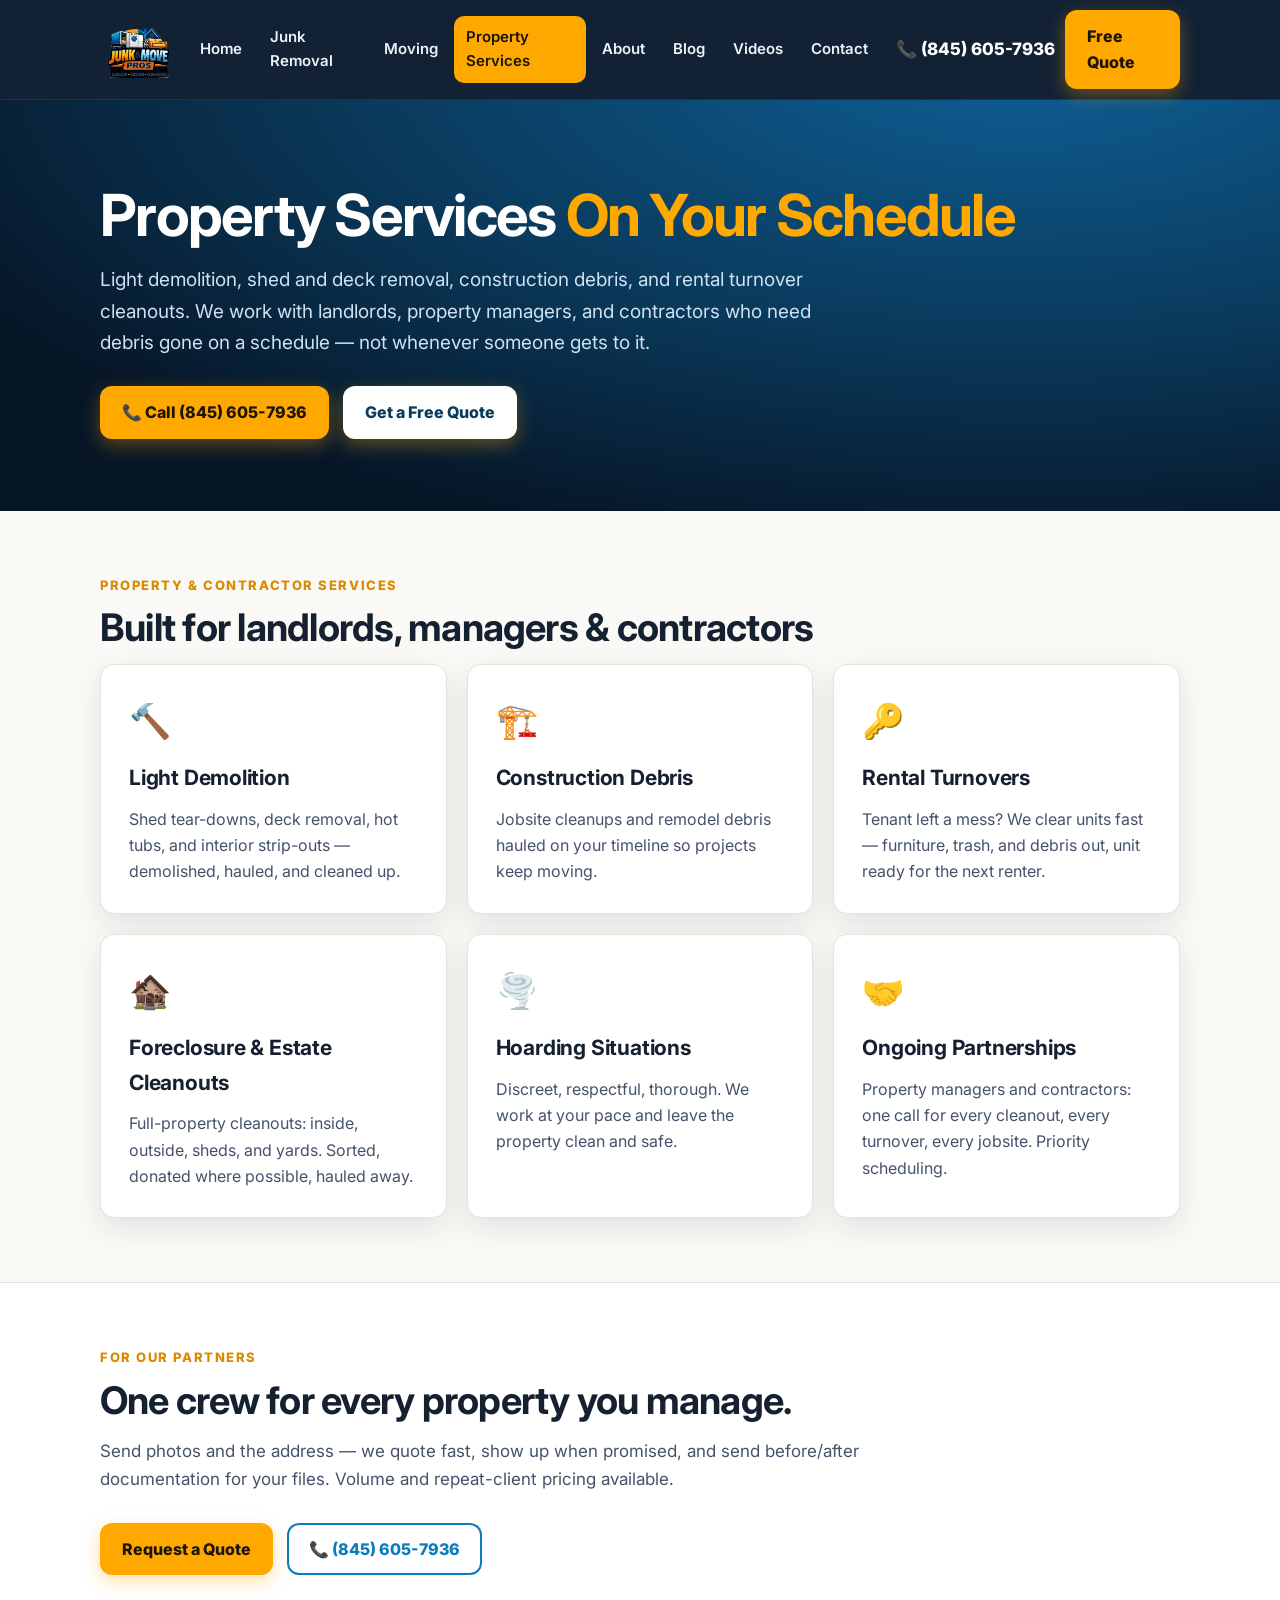
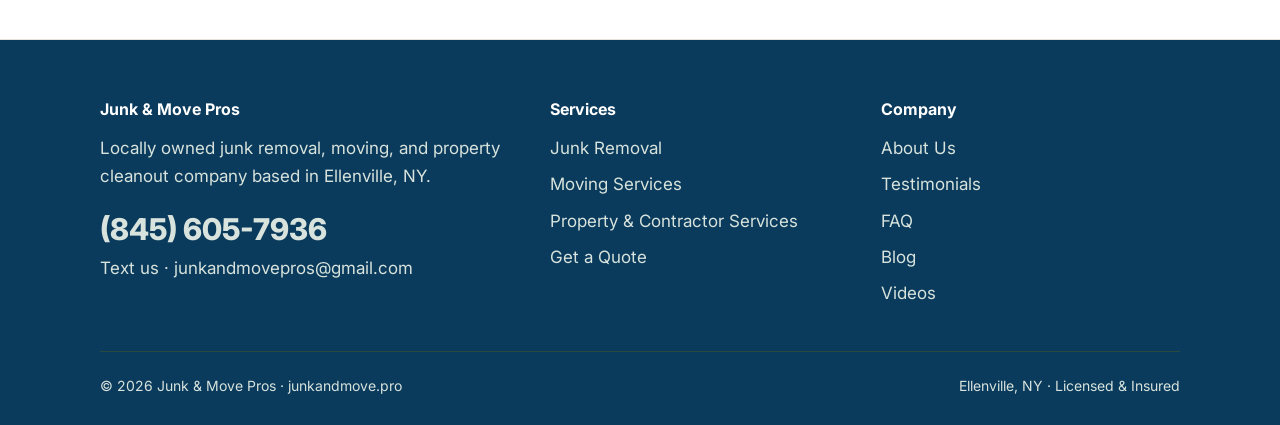
<file: property-services.html>
<!DOCTYPE html>
<html lang="en">
<head>
<meta charset="UTF-8">
<meta name="viewport" content="width=device-width, initial-scale=1.0">
<title>Property &amp; Contractor Services Hudson Valley | Junk &amp; Move Pros</title>
<meta name="description" content="Light demolition, shed and deck removal, construction debris, and rental turnover cleanouts for landlords, property managers, and contractors. Call (845) 605-7936.">
<link rel="preconnect" href="https://fonts.googleapis.com">
<link href="https://fonts.googleapis.com/css2?family=Inter:wght@400;600;700;800&display=swap" rel="stylesheet">
<link rel="stylesheet" href="/css/style.css">
<link rel="icon" href="/images/logo.png">
</head>
<body>
<header class="site-header">
  <div class="wrap">
    <a class="brand" href="/" aria-label="Junk & Move Pros — home"><img class="brand-logo" src="/images/logo.png" alt="Junk & Move Pros — Hauling, Moving, Cleanouts"></a>
    <button class="nav-toggle" aria-label="Menu">☰</button>
    <nav class="nav">
      <a href="/">Home</a><a href="/junk-removal.html">Junk Removal</a><a href="/moving-services.html">Moving</a><a href="/property-services.html" class="active">Property Services</a><a href="/about.html">About</a><a href="/blog.html">Blog</a><a href="/videos.html">Videos</a><a href="/contact.html">Contact</a>
    </nav>
    <div class="header-cta"><a class="phone-chip" href="tel:+18456057936">📞 (845) 605-7936</a><a class="btn" href="/contact.html">Free Quote</a></div>
  </div>
</header>

<section class="hero"><div class="wrap">
  <h1>Property Services <span class="hl">On Your Schedule</span></h1>
  <p class="lede">Light demolition, shed and deck removal, construction debris, and rental turnover cleanouts. We work with landlords, property managers, and contractors who need debris gone on a schedule — not whenever someone gets to it.</p>
  <div class="hero-ctas"><a class="btn" href="tel:+18456057936">📞 Call (845) 605-7936</a><a class="btn light" href="/contact.html">Get a Free Quote</a></div>
</div></section>

<section class="section"><div class="wrap">
  <div class="kicker">Property &amp; Contractor Services</div>
  <h2>Built for landlords, managers &amp; contractors</h2>
  <div class="grid c3">
    <div class="card"><div class="icon">🔨</div><h3>Light Demolition</h3><p>Shed tear-downs, deck removal, hot tubs, and interior strip-outs — demolished, hauled, and cleaned up.</p></div>
    <div class="card"><div class="icon">🏗️</div><h3>Construction Debris</h3><p>Jobsite cleanups and remodel debris hauled on your timeline so projects keep moving.</p></div>
    <div class="card"><div class="icon">🔑</div><h3>Rental Turnovers</h3><p>Tenant left a mess? We clear units fast — furniture, trash, and debris out, unit ready for the next renter.</p></div>
    <div class="card"><div class="icon">🏚️</div><h3>Foreclosure &amp; Estate Cleanouts</h3><p>Full-property cleanouts: inside, outside, sheds, and yards. Sorted, donated where possible, hauled away.</p></div>
    <div class="card"><div class="icon">🌪️</div><h3>Hoarding Situations</h3><p>Discreet, respectful, thorough. We work at your pace and leave the property clean and safe.</p></div>
    <div class="card"><div class="icon">🤝</div><h3>Ongoing Partnerships</h3><p>Property managers and contractors: one call for every cleanout, every turnover, every jobsite. Priority scheduling.</p></div>
  </div>
</div></section>

<section class="section alt"><div class="wrap">
  <div class="kicker">For Our Partners</div>
  <h2>One crew for every property you manage.</h2>
  <p class="sub">Send photos and the address — we quote fast, show up when promised, and send before/after documentation for your files. Volume and repeat-client pricing available.</p>
  <div class="hero-ctas"><a class="btn" href="/contact.html">Request a Quote</a><a class="btn ghost" href="tel:+18456057936">📞 (845) 605-7936</a></div>
</div></section>

<footer class="site-footer"><div class="wrap">
  <div class="cols">
    <div><h4>Junk &amp; Move Pros</h4><p>Locally owned junk removal, moving, and property cleanout company based in Ellenville, NY.</p><p style="margin-top:14px"><a class="big-phone" href="tel:+18456057936">(845) 605-7936</a></p><p><a href="sms:+18456057936">Text us</a> · <a href="mailto:junkandmovepros@gmail.com">junkandmovepros@gmail.com</a></p></div>
    <div><h4>Services</h4><ul><li><a href="/junk-removal.html">Junk Removal</a></li><li><a href="/moving-services.html">Moving Services</a></li><li><a href="/property-services.html">Property &amp; Contractor Services</a></li><li><a href="/contact.html">Get a Quote</a></li></ul></div>
    <div><h4>Company</h4><ul><li><a href="/about.html">About Us</a></li><li><a href="/testimonials.html">Testimonials</a></li><li><a href="/faq.html">FAQ</a></li><li><a href="/blog.html">Blog</a></li><li><a href="/videos.html">Videos</a></li></ul></div>
  </div>
  <div class="foot-bottom"><span>© 2026 Junk &amp; Move Pros · junkandmove.pro</span><span>Ellenville, NY · Licensed &amp; Insured</span></div>
</div></footer>
<a class="call-fab" href="tel:+18456057936">📞 Call Now</a>
<script src="/js/config.js"></script><script src="/js/main.js"></script>
</body></html>
</file>
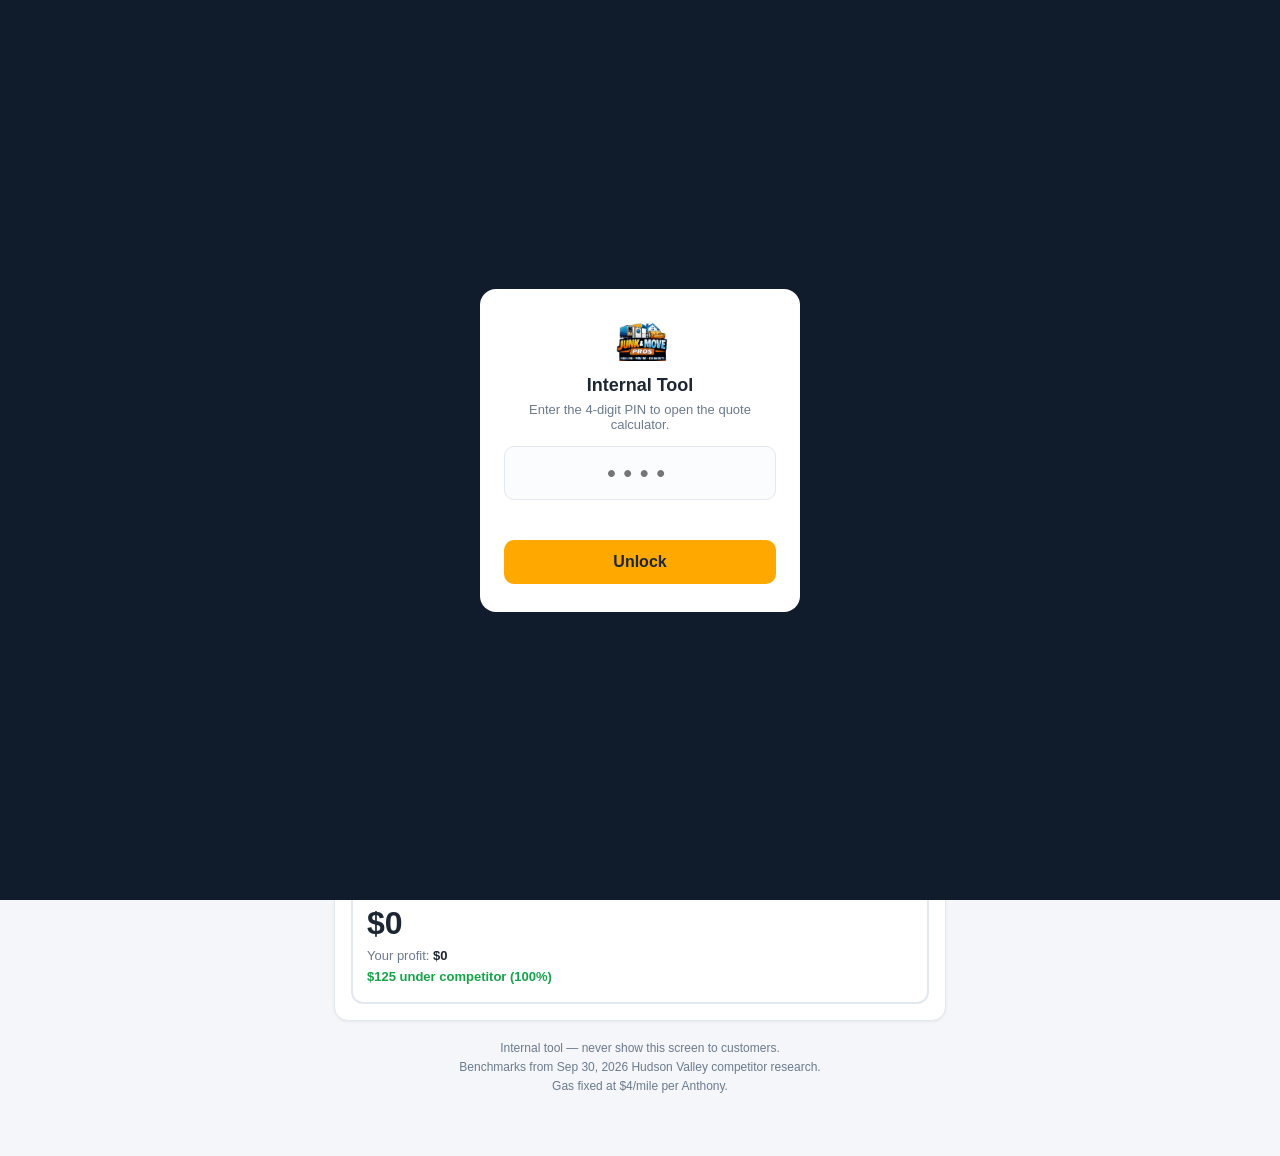
<file: quote-tool.html>
<!DOCTYPE html>
<html lang="en">
<head>
<meta charset="UTF-8">
<meta name="viewport" content="width=device-width, initial-scale=1.0">
<meta name="robots" content="noindex, nofollow">
<title>Internal Quote Tool — Junk &amp; Move Pros</title>
<link rel="icon" href="images/logo.png">
<style>
  :root{
    --orange:#FFA800; --blue:#0BB3F2; --navy:#101c2c; --navy2:#1a2a40;
    --bg:#f4f6f9; --card:#ffffff; --ink:#1c2733; --muted:#6b7a8d; --line:#e2e8f0;
    --green:#16a34a; --red:#dc2626;
  }
  *{box-sizing:border-box; -webkit-tap-highlight-color:transparent;}
  body{margin:0; font-family:-apple-system,BlinkMacSystemFont,"Segoe UI",Roboto,Helvetica,Arial,sans-serif; background:var(--bg); color:var(--ink);}
  header{background:var(--navy); color:#fff; padding:14px 16px; display:flex; align-items:center; gap:12px; position:sticky; top:0; z-index:10;}
  header img{height:38px; width:auto;}
  header .t{line-height:1.25;}
  header .t b{font-size:16px; display:block;}
  header .t span{font-size:11px; color:var(--orange); letter-spacing:1.5px; text-transform:uppercase; font-weight:700;}
  .wrap{max-width:640px; margin:0 auto; padding:16px 14px 60px;}
  .tabs{display:flex; background:#dde4ec; border-radius:12px; padding:4px; margin:6px 0 16px;}
  .tabs button{flex:1; border:0; background:transparent; padding:12px; font-size:15px; font-weight:700; border-radius:9px; color:var(--muted); cursor:pointer;}
  .tabs button.on{background:var(--navy); color:#fff;}
  .card{background:var(--card); border:1px solid var(--line); border-radius:14px; padding:16px; margin-bottom:14px; box-shadow:0 1px 3px rgba(16,28,44,.06);}
  .card h3{margin:0 0 12px; font-size:13px; text-transform:uppercase; letter-spacing:1px; color:var(--muted);}
  label{display:block; font-size:13px; font-weight:600; margin:12px 0 6px; color:var(--ink);}
  label small{font-weight:400; color:var(--muted);}
  input[type=number], input[type=text]{width:100%; padding:12px; font-size:16px; border:1.5px solid var(--line); border-radius:10px; background:#fbfcfe;}
  input:focus{outline:none; border-color:var(--blue);}
  .sizes{display:grid; grid-template-columns:repeat(4,1fr); gap:8px;}
  .sizes button{border:1.5px solid var(--line); background:#fbfcfe; border-radius:10px; padding:10px 4px; font-size:13px; font-weight:700; cursor:pointer; color:var(--ink);}
  .sizes button.on{border-color:var(--orange); background:#fff7e6; color:#8a5a00;}
  .row2{display:grid; grid-template-columns:1fr 1fr; gap:10px;}
  .gasline{font-size:13px; color:var(--muted); margin-top:8px;}
  .gasline b{color:var(--ink);}
  .tiers{display:grid; gap:10px;}
  .tier{border:2px solid var(--line); border-radius:12px; padding:14px; position:relative; background:#fff;}
  .tier.rec{border-color:var(--green); background:#f0fdf4;}
  .tier .badge{position:absolute; top:-11px; right:12px; background:var(--green); color:#fff; font-size:11px; font-weight:800; padding:3px 10px; border-radius:20px; letter-spacing:.5px;}
  .tier .mk{font-size:12px; font-weight:800; text-transform:uppercase; letter-spacing:1px; color:var(--muted);}
  .tier.rec .mk{color:var(--green);}
  .tier .price{font-size:32px; font-weight:800; margin:4px 0;}
  .tier .meta{font-size:13px; color:var(--muted); line-height:1.6;}
  .tier .meta b{color:var(--ink);}
  .vs{font-size:13px; color:var(--muted);}
  .vs b{color:var(--ink);}
  .under{color:var(--green); font-weight:700;}
  .over{color:var(--red); font-weight:700;}
  .note{font-size:12px; color:var(--muted); text-align:center; margin-top:18px; line-height:1.6;}
  .hisrate{background:#e8f7fe; border:1px dashed var(--blue); border-radius:10px; padding:10px 12px; font-size:13px; margin-top:10px;}
  .hisrate b{color:#0369a1;}
  /* PIN overlay */
  #pinOverlay{position:fixed; inset:0; background:var(--navy); z-index:99; display:flex; align-items:center; justify-content:center; padding:20px;}
  #pinBox{background:#fff; border-radius:16px; padding:28px 24px; width:100%; max-width:320px; text-align:center;}
  #pinBox img{height:44px; margin-bottom:10px;}
  #pinBox h2{margin:0 0 6px; font-size:18px;}
  #pinBox p{font-size:13px; color:var(--muted); margin:0 0 14px;}
  #pinBox input{text-align:center; font-size:24px; letter-spacing:8px; font-weight:800;}
  #pinBox button{margin-top:14px; width:100%; background:var(--orange); border:0; color:#1c2733; font-weight:800; font-size:16px; padding:13px; border-radius:10px; cursor:pointer;}
  #pinErr{color:var(--red); font-size:13px; min-height:18px; margin-top:8px;}
  .hidden{display:none !important;}
</style>
</head>
<body>

<div id="pinOverlay">
  <div id="pinBox">
    <img src="images/logo.png" alt="Junk &amp; Move Pros">
    <h2>Internal Tool</h2>
    <p>Enter the 4-digit PIN to open the quote calculator.</p>
    <input type="text" id="pinInput" inputmode="numeric" maxlength="4" placeholder="••••" autocomplete="off">
    <div id="pinErr"></div>
    <button onclick="checkPin()">Unlock</button>
  </div>
</div>

<header>
  <img src="images/logo.png" alt="Junk &amp; Move Pros">
  <div class="t"><b>Quote Calculator</b><span>Internal · Do Not Share</span></div>
</header>

<div class="wrap">
  <div class="tabs">
    <button id="tabJunk" class="on" onclick="setTab('junk')">Junk Removal</button>
    <button id="tabMove" onclick="setTab('move')">Moving</button>
  </div>

  <!-- JUNK PANEL -->
  <div id="panelJunk">
    <div class="card">
      <h3>Load size</h3>
      <div class="sizes" id="sizeBtns">
        <button data-size="min" class="on" onclick="setSize('min')">Minimum</button>
        <button data-size="qtr" onclick="setSize('qtr')">Quarter</button>
        <button data-size="half" onclick="setSize('half')">Half</button>
        <button data-size="full" onclick="setSize('full')">Full</button>
      </div>
      <label>Competitor benchmark <small>— auto-filled from research, editable</small></label>
      <input type="number" id="junkComp" value="125" min="0" oninput="calc()">
      <div class="gasline" id="junkCompSrc">Benchmark: College Hunks $99 · Junkluggers $159 · Blue Collar $100–150</div>
    </div>
    <div class="card">
      <h3>Your cost</h3>
      <div class="row2">
        <div>
          <label>Base cost <small>(labor, disposal)</small></label>
          <input type="number" id="junkBase" value="0" min="0" oninput="calc()">
        </div>
        <div>
          <label>Roundtrip miles</label>
          <input type="number" id="junkMiles" value="0" min="0" oninput="calc()">
        </div>
      </div>
      <div class="gasline">Gas @ <b>$4/mile</b> = <b id="junkGasOut">$0</b> &nbsp;·&nbsp; Total cost = <b id="junkCostOut">$0</b></div>
    </div>
  </div>

  <!-- MOVE PANEL -->
  <div id="panelMove" class="hidden">
    <div class="card">
      <h3>Job details</h3>
      <div class="row2">
        <div>
          <label>Estimated hours</label>
          <input type="number" id="moveHours" value="3" min="0.5" step="0.5" oninput="calc()">
        </div>
        <div>
          <label>Competitor $/hr <small>(Hercules)</small></label>
          <input type="number" id="moveCompRate" value="200" min="0" oninput="calc()">
        </div>
      </div>
      <div class="hisrate">Your target rate: <b id="moveOurRate">$160/hr</b> — 20% under the competitor rate.</div>
      <div class="gasline" style="margin-top:10px;">Competitor job total ≈ <b id="moveCompTotal">$600</b></div>
    </div>
    <div class="card">
      <h3>Your cost</h3>
      <div class="row2">
        <div>
          <label>Base cost <small>(crew, truck)</small></label>
          <input type="number" id="moveBase" value="0" min="0" oninput="calc()">
        </div>
        <div>
          <label>Roundtrip miles</label>
          <input type="number" id="moveMiles" value="0" min="0" oninput="calc()">
        </div>
      </div>
      <div class="gasline">Gas @ <b>$4/mile</b> = <b id="moveGasOut">$0</b> &nbsp;·&nbsp; Total cost = <b id="moveCostOut">$0</b></div>
    </div>
  </div>

  <div class="card">
    <h3>Your 3 quote tiers <span class="vs">vs <b id="benchLabel">$125</b> competitor</span></h3>
    <div class="tiers" id="tiers"></div>
  </div>

  <div class="note">Internal tool — never show this screen to customers.<br>Benchmarks from Sep 30, 2026 Hudson Valley competitor research.<br>Gas fixed at $4/mile per Anthony.</div>
</div>

<script>
var PIN = "4020";
var tab = "junk";
var size = "min";
var BENCH = {
  min:  {v:125, src:"Benchmark: College Hunks $99 · Junkluggers $159 · Blue Collar $100–150"},
  qtr:  {v:200, src:"Benchmark: Blue Collar $150–250 (quarter truck)"},
  half: {v:480, src:"Benchmark: College Hunks $459 · Junkluggers $509 · Blue Collar $250–400"},
  full: {v:745, src:"Benchmark: College Hunks $729 · Junkluggers $759 · Blue Collar $400–600+"}
};
var GAS = 4;

function checkPin(){
  var v = document.getElementById("pinInput").value.trim();
  if(v === PIN){ localStorage.setItem("jmp_pin_ok","1"); document.getElementById("pinOverlay").style.display="none"; }
  else { document.getElementById("pinErr").textContent = "Wrong PIN — try again."; }
}
document.getElementById("pinInput").addEventListener("keydown", function(e){ if(e.key==="Enter") checkPin(); });
if(localStorage.getItem("jmp_pin_ok")==="1"){ document.getElementById("pinOverlay").style.display="none"; }

function setTab(t){
  tab = t;
  document.getElementById("tabJunk").className = t==="junk" ? "on" : "";
  document.getElementById("tabMove").className = t==="move" ? "on" : "";
  document.getElementById("panelJunk").className = t==="junk" ? "" : "hidden";
  document.getElementById("panelMove").className = t==="move" ? "" : "hidden";
  calc();
}
function setSize(s){
  size = s;
  var btns = document.getElementById("sizeBtns").children;
  for(var i=0;i<btns.length;i++){ btns[i].className = btns[i].dataset.size===s ? "on" : ""; }
  document.getElementById("junkComp").value = BENCH[s].v;
  document.getElementById("junkCompSrc").textContent = BENCH[s].src;
  calc();
}
function num(id){ var v = parseFloat(document.getElementById(id).value); return isNaN(v)?0:v; }
function money(n){ return "$" + Math.round(n).toLocaleString(); }

function calc(){
  var cost, bench;
  if(tab==="junk"){
    var gas = num("junkMiles")*GAS;
    cost = num("junkBase")+gas;
    bench = num("junkComp");
    document.getElementById("junkGasOut").textContent = money(gas);
    document.getElementById("junkCostOut").textContent = money(cost);
  } else {
    var gas = num("moveMiles")*GAS;
    cost = num("moveBase")+gas;
    var compRate = num("moveCompRate");
    bench = num("moveHours")*compRate;
    document.getElementById("moveGasOut").textContent = money(gas);
    document.getElementById("moveCostOut").textContent = money(cost);
    document.getElementById("moveOurRate").textContent = money(compRate*0.8)+"/hr";
    document.getElementById("moveCompTotal").textContent = money(bench);
  }
  document.getElementById("benchLabel").textContent = money(bench);

  var tiers = [
    {mk:50, mult:1.50},
    {mk:30, mult:1.30},
    {mk:15, mult:1.15}
  ];
  // recommended = highest tier still under benchmark (else lowest tier)
  var recIdx = -1;
  for(var i=0;i<tiers.length;i++){ if(cost*tiers[i].mult < bench){ recIdx = i; break; } }
  if(recIdx===-1) recIdx = tiers.length-1;

  var html = "";
  tiers.forEach(function(t,i){
    var price = cost*t.mult;
    var profit = price-cost;
    var diff = bench-price;
    var diffTxt = diff>=0
      ? '<span class="under">'+money(diff)+' under competitor ('+Math.round(diff/bench*100)+'%)</span>'
      : '<span class="over">'+money(-diff)+' OVER competitor</span>';
    html += '<div class="tier'+(i===recIdx?' rec':'')+'">'
      + (i===recIdx?'<div class="badge">RECOMMENDED</div>':'')
      + '<div class="mk">'+t.mk+'% markup</div>'
      + '<div class="price">'+money(price)+'</div>'
      + '<div class="meta">Your profit: <b>'+money(profit)+'</b><br>'+diffTxt+'</div>'
      + '</div>';
  });
  document.getElementById("tiers").innerHTML = html;
}
calc();
</script>
</body>
</html>
</file>
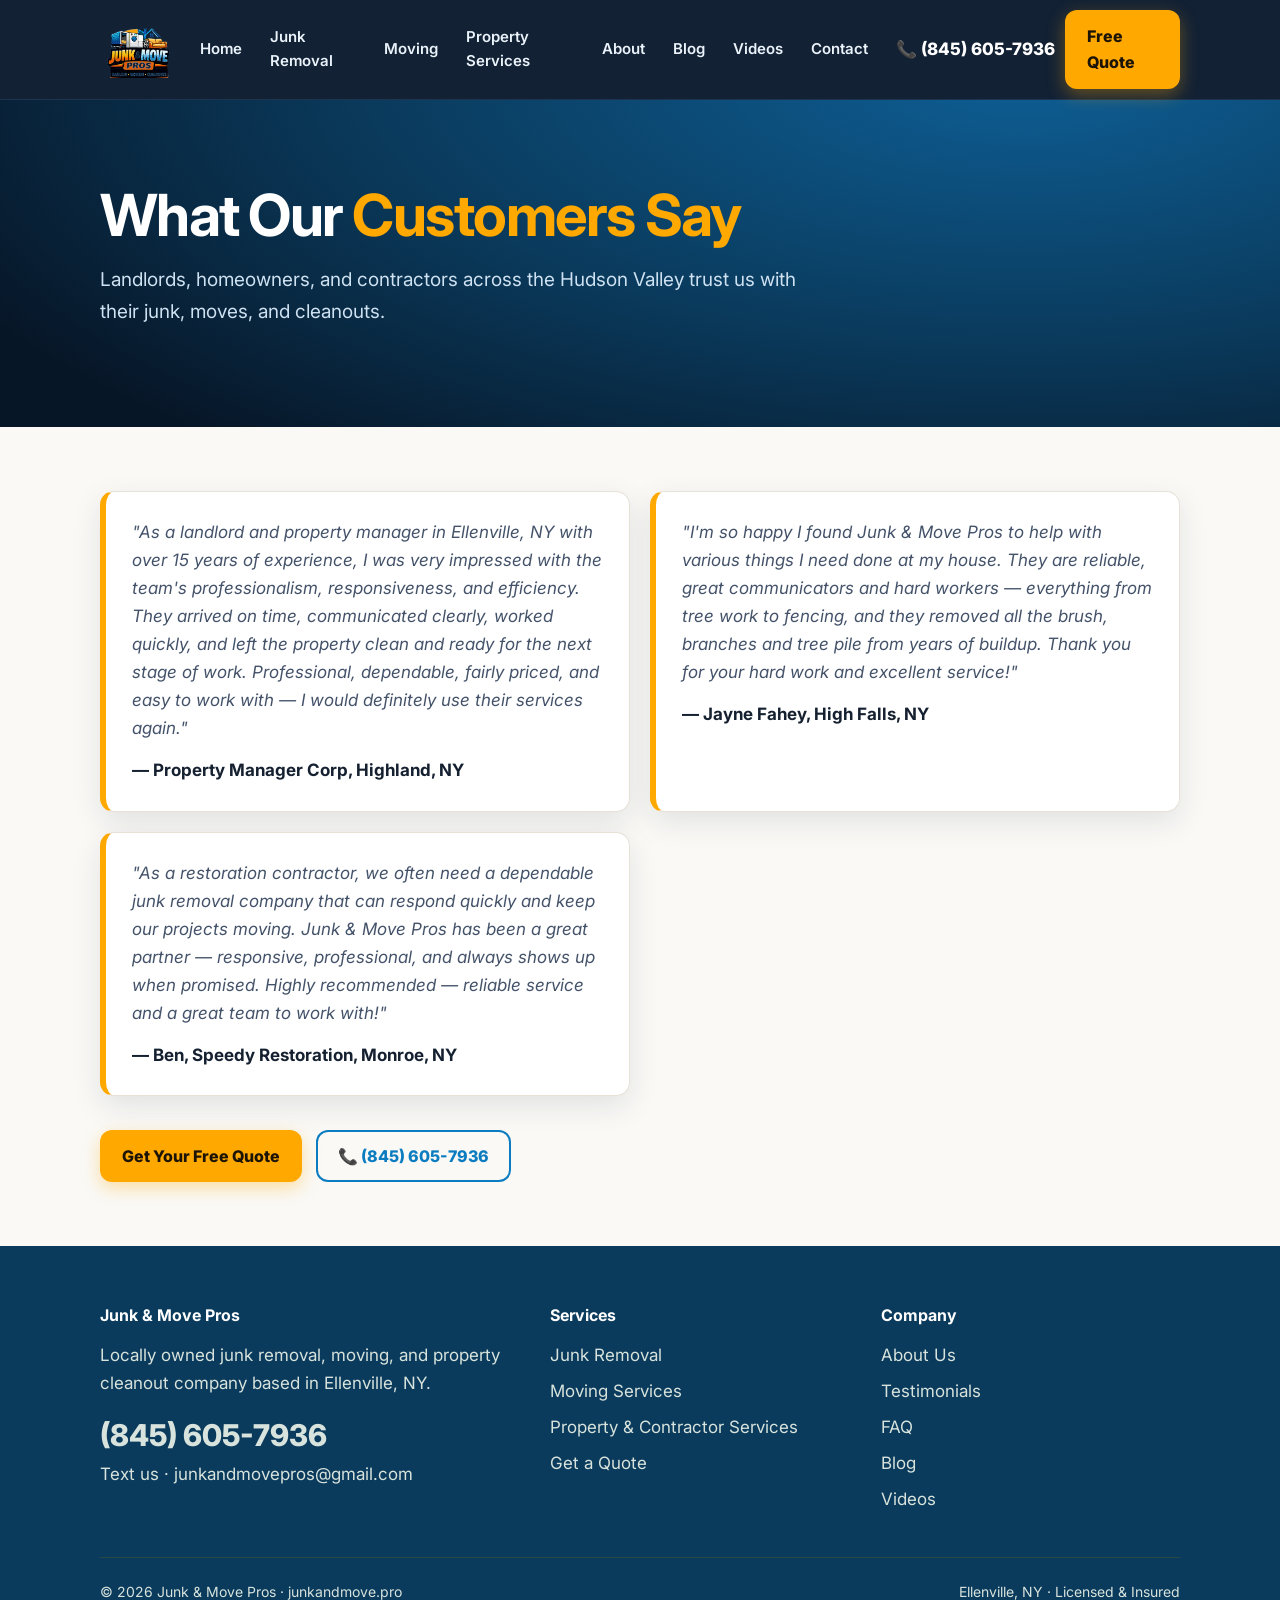
<file: testimonials.html>
<!DOCTYPE html>
<html lang="en">
<head>
<meta charset="UTF-8">
<meta name="viewport" content="width=device-width, initial-scale=1.0">
<title>Testimonials | Junk &amp; Move Pros</title>
<meta name="description" content="Real reviews from landlords, homeowners, and contractors across the Hudson Valley.">
<link rel="preconnect" href="https://fonts.googleapis.com">
<link href="https://fonts.googleapis.com/css2?family=Inter:wght@400;600;700;800&display=swap" rel="stylesheet">
<link rel="stylesheet" href="/css/style.css">
<link rel="icon" href="/images/logo.png">
</head>
<body>
<header class="site-header">
  <div class="wrap">
    <a class="brand" href="/" aria-label="Junk & Move Pros — home"><img class="brand-logo" src="/images/logo.png" alt="Junk & Move Pros — Hauling, Moving, Cleanouts"></a>
    <button class="nav-toggle" aria-label="Menu">☰</button>
    <nav class="nav">
      <a href="/">Home</a><a href="/junk-removal.html">Junk Removal</a><a href="/moving-services.html">Moving</a><a href="/property-services.html">Property Services</a><a href="/about.html">About</a><a href="/blog.html">Blog</a><a href="/videos.html">Videos</a><a href="/contact.html">Contact</a>
    </nav>
    <div class="header-cta"><a class="phone-chip" href="tel:+18456057936">📞 (845) 605-7936</a><a class="btn" href="/contact.html">Free Quote</a></div>
  </div>
</header>

<section class="hero"><div class="wrap">
  <h1>What Our <span class="hl">Customers Say</span></h1>
  <p class="lede">Landlords, homeowners, and contractors across the Hudson Valley trust us with their junk, moves, and cleanouts.</p>
</div></section>

<section class="section"><div class="wrap">
  <div class="grid c2">
    <div class="quote"><p>"As a landlord and property manager in Ellenville, NY with over 15 years of experience, I was very impressed with the team's professionalism, responsiveness, and efficiency. They arrived on time, communicated clearly, worked quickly, and left the property clean and ready for the next stage of work. Professional, dependable, fairly priced, and easy to work with — I would definitely use their services again."</p><footer>— Property Manager Corp, Highland, NY</footer></div>
    <div class="quote"><p>"I'm so happy I found Junk &amp; Move Pros to help with various things I need done at my house. They are reliable, great communicators and hard workers — everything from tree work to fencing, and they removed all the brush, branches and tree pile from years of buildup. Thank you for your hard work and excellent service!"</p><footer>— Jayne Fahey, High Falls, NY</footer></div>
    <div class="quote"><p>"As a restoration contractor, we often need a dependable junk removal company that can respond quickly and keep our projects moving. Junk &amp; Move Pros has been a great partner — responsive, professional, and always shows up when promised. Highly recommended — reliable service and a great team to work with!"</p><footer>— Ben, Speedy Restoration, Monroe, NY</footer></div>
  </div>
  <div style="margin-top:34px" class="hero-ctas"><a class="btn" href="/contact.html">Get Your Free Quote</a><a class="btn ghost" href="tel:+18456057936">📞 (845) 605-7936</a></div>
</div></section>

<footer class="site-footer"><div class="wrap">
  <div class="cols">
    <div><h4>Junk &amp; Move Pros</h4><p>Locally owned junk removal, moving, and property cleanout company based in Ellenville, NY.</p><p style="margin-top:14px"><a class="big-phone" href="tel:+18456057936">(845) 605-7936</a></p><p><a href="sms:+18456057936">Text us</a> · <a href="mailto:junkandmovepros@gmail.com">junkandmovepros@gmail.com</a></p></div>
    <div><h4>Services</h4><ul><li><a href="/junk-removal.html">Junk Removal</a></li><li><a href="/moving-services.html">Moving Services</a></li><li><a href="/property-services.html">Property &amp; Contractor Services</a></li><li><a href="/contact.html">Get a Quote</a></li></ul></div>
    <div><h4>Company</h4><ul><li><a href="/about.html">About Us</a></li><li><a href="/testimonials.html">Testimonials</a></li><li><a href="/faq.html">FAQ</a></li><li><a href="/blog.html">Blog</a></li><li><a href="/videos.html">Videos</a></li></ul></div>
  </div>
  <div class="foot-bottom"><span>© 2026 Junk &amp; Move Pros · junkandmove.pro</span><span>Ellenville, NY · Licensed &amp; Insured</span></div>
</div></footer>
<a class="call-fab" href="tel:+18456057936">📞 Call Now</a>
<script src="/js/config.js"></script><script src="/js/main.js"></script>
</body></html>
</file>
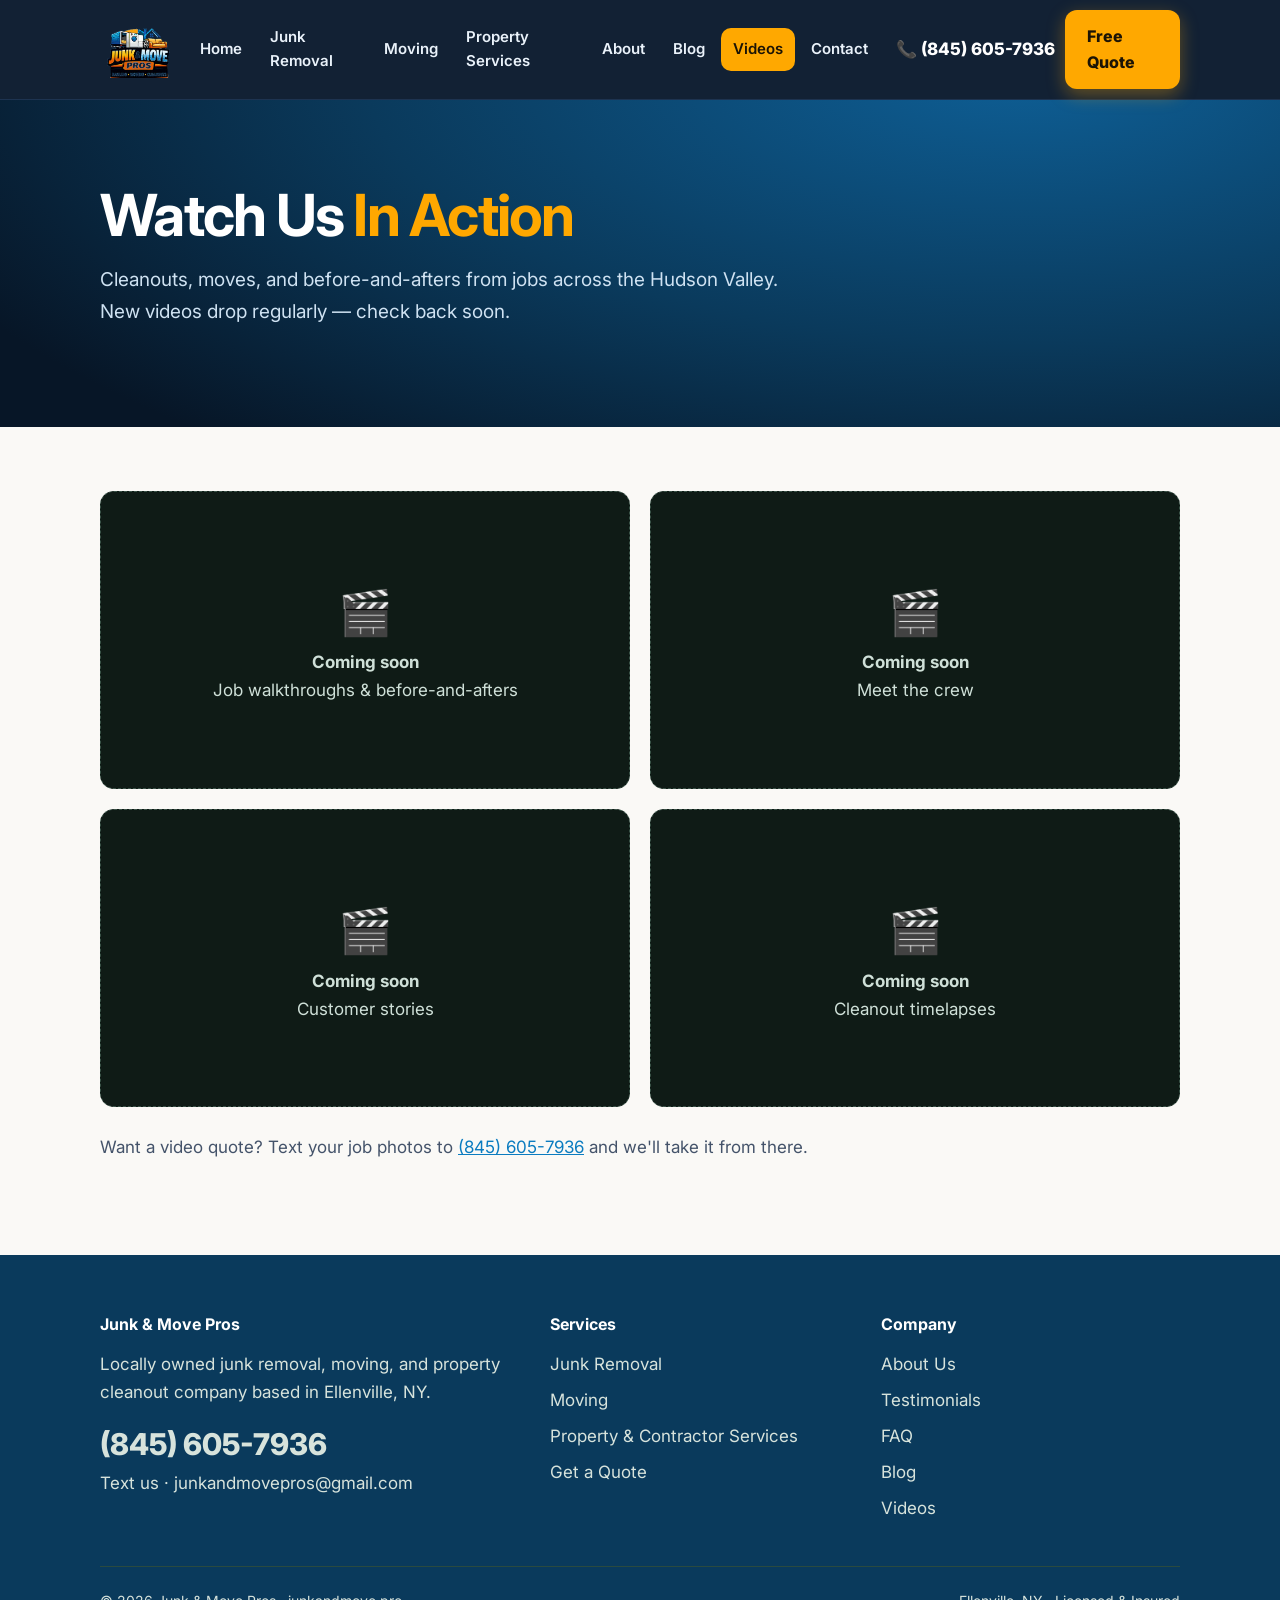
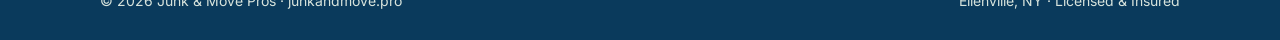
<file: videos.html>
<!DOCTYPE html>
<html lang="en">
<head>
<meta charset="UTF-8">
<meta name="viewport" content="width=device-width, initial-scale=1.0">
<title>Videos | Junk &amp; Move Pros</title>
<meta name="description" content="Watch Junk & Move Pros in action — cleanouts, moves, and before-and-afters across the Hudson Valley.">
<link rel="preconnect" href="https://fonts.googleapis.com">
<link href="https://fonts.googleapis.com/css2?family=Inter:wght@400;600;700;800&display=swap" rel="stylesheet">
<link rel="stylesheet" href="/css/style.css">
<link rel="icon" href="/images/logo.png">
</head>
<body>
<header class="site-header">
  <div class="wrap">
    <a class="brand" href="/" aria-label="Junk & Move Pros — home"><img class="brand-logo" src="/images/logo.png" alt="Junk & Move Pros — Hauling, Moving, Cleanouts"></a>
    <button class="nav-toggle" aria-label="Menu">☰</button>
    <nav class="nav">
      <a href="/">Home</a><a href="/junk-removal.html">Junk Removal</a><a href="/moving-services.html">Moving</a><a href="/property-services.html">Property Services</a><a href="/about.html">About</a><a href="/blog.html">Blog</a><a href="/videos.html" class="active">Videos</a><a href="/contact.html">Contact</a>
    </nav>
    <div class="header-cta"><a class="phone-chip" href="tel:+18456057936">📞 (845) 605-7936</a><a class="btn" href="/contact.html">Free Quote</a></div>
  </div>
</header>

<section class="hero"><div class="wrap">
  <h1>Watch Us <span class="hl">In Action</span></h1>
  <p class="lede">Cleanouts, moves, and before-and-afters from jobs across the Hudson Valley. New videos drop regularly — check back soon.</p>
</div></section>

<section class="section"><div class="wrap">
  <div class="video-grid" id="video-grid">
    <div class="video-slot"><div><div style="font-size:44px">🎬</div><p><strong>Coming soon</strong><br>Job walkthroughs &amp; before-and-afters</p></div></div>
    <div class="video-slot"><div><div style="font-size:44px">🎬</div><p><strong>Coming soon</strong><br>Meet the crew</p></div></div>
    <div class="video-slot"><div><div style="font-size:44px">🎬</div><p><strong>Coming soon</strong><br>Customer stories</p></div></div>
    <div class="video-slot"><div><div style="font-size:44px">🎬</div><p><strong>Coming soon</strong><br>Cleanout timelapses</p></div></div>
  </div>
  <p class="sub" style="margin-top:26px">Want a video quote? Text your job photos to <a href="sms:+18456057936">(845) 605-7936</a> and we'll take it from there.</p>
</div></section>

<footer class="site-footer"><div class="wrap">
  <div class="cols">
    <div><h4>Junk &amp; Move Pros</h4><p>Locally owned junk removal, moving, and property cleanout company based in Ellenville, NY.</p><p style="margin-top:14px"><a class="big-phone" href="tel:+18456057936">(845) 605-7936</a></p><p><a href="sms:+18456057936">Text us</a> · <a href="mailto:junkandmovepros@gmail.com">junkandmovepros@gmail.com</a></p></div>
    <div><h4>Services</h4><ul><li><a href="/junk-removal.html">Junk Removal</a></li><li><a href="/moving-services.html">Moving</a></li><li><a href="/property-services.html">Property &amp; Contractor Services</a></li><li><a href="/contact.html">Get a Quote</a></li></ul></div>
    <div><h4>Company</h4><ul><li><a href="/about.html">About Us</a></li><li><a href="/testimonials.html">Testimonials</a></li><li><a href="/faq.html">FAQ</a></li><li><a href="/blog.html">Blog</a></li><li><a href="/videos.html">Videos</a></li></ul></div>
  </div>
  <div class="foot-bottom"><span>© 2026 Junk &amp; Move Pros · junkandmove.pro</span><span>Ellenville, NY · Licensed &amp; Insured</span></div>
</div></footer>
<a class="call-fab" href="tel:+18456057936">📞 Call Now</a>
<script src="/js/config.js"></script><script src="/js/main.js"></script>
</body></html>
</file>
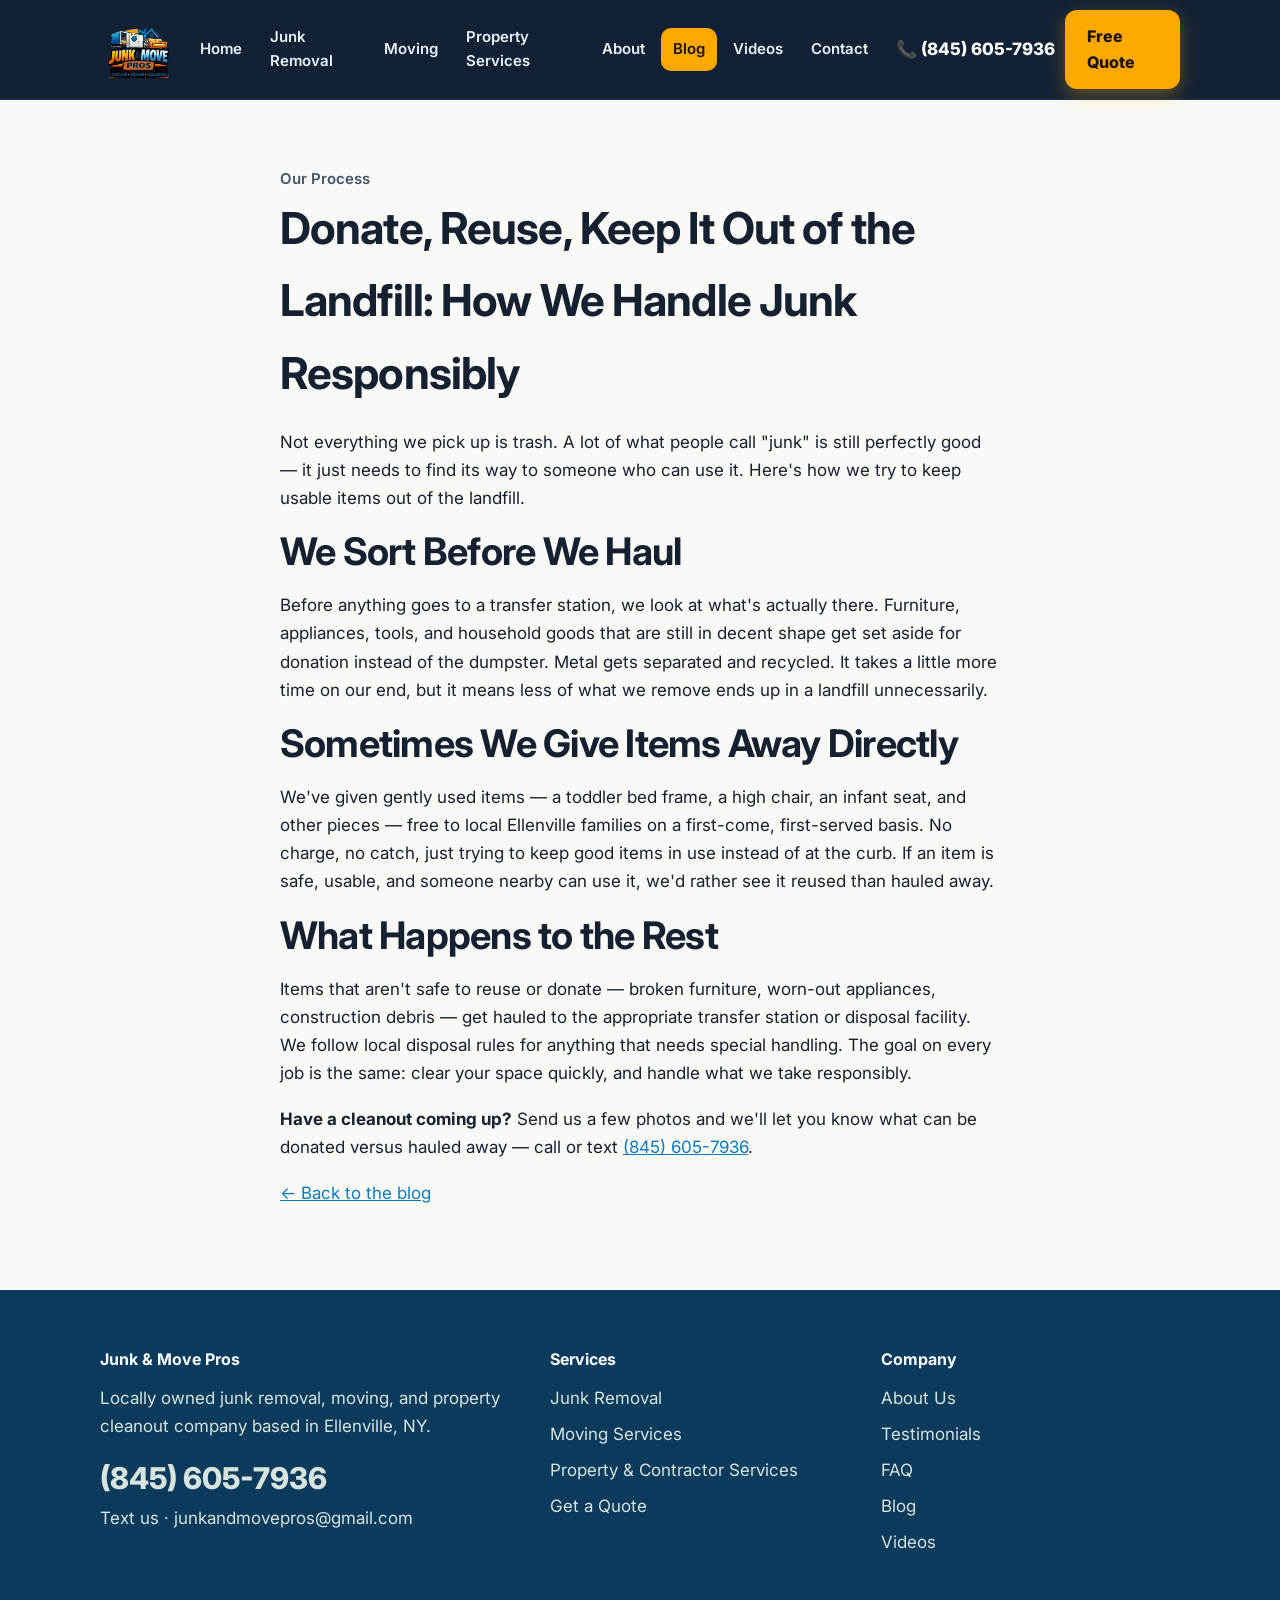
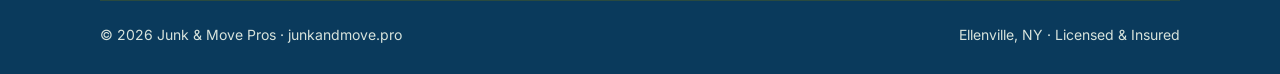
<file: blog/donate-reuse-responsible.html>
<!DOCTYPE html>
<html lang="en">
<head>
<meta charset="UTF-8">
<meta name="viewport" content="width=device-width, initial-scale=1.0">
<title>Donate, Reuse, Keep It Out of the Landfill | Junk &amp; Move Pros</title>
<meta name="description" content="How Junk & Move Pros sorts every load — donating and recycling before anything reaches the landfill.">
<link rel="preconnect" href="https://fonts.googleapis.com">
<link href="https://fonts.googleapis.com/css2?family=Inter:wght@400;600;700;800&display=swap" rel="stylesheet">
<link rel="stylesheet" href="/css/style.css">
<link rel="icon" href="/images/logo.png">
</head>
<body>
<header class="site-header">
  <div class="wrap">
    <a class="brand" href="/" aria-label="Junk & Move Pros — home"><img class="brand-logo" src="/images/logo.png" alt="Junk & Move Pros — Hauling, Moving, Cleanouts"></a>
    <button class="nav-toggle" aria-label="Menu">☰</button>
    <nav class="nav">
      <a href="/">Home</a><a href="/junk-removal.html">Junk Removal</a><a href="/moving-services.html">Moving</a><a href="/property-services.html">Property Services</a><a href="/about.html">About</a><a href="/blog.html" class="active">Blog</a><a href="/videos.html">Videos</a><a href="/contact.html">Contact</a>
    </nav>
    <div class="header-cta"><a class="phone-chip" href="tel:+18456057936">📞 (845) 605-7936</a><a class="btn" href="/contact.html">Free Quote</a></div>
  </div>
</header>

<section class="section"><div class="wrap article">
  <time>Our Process</time>
  <h1>Donate, Reuse, Keep It Out of the Landfill: How We Handle Junk Responsibly</h1>
  <p>Not everything we pick up is trash. A lot of what people call "junk" is still perfectly good — it just needs to find its way to someone who can use it. Here's how we try to keep usable items out of the landfill.</p>
  <h2>We Sort Before We Haul</h2>
  <p>Before anything goes to a transfer station, we look at what's actually there. Furniture, appliances, tools, and household goods that are still in decent shape get set aside for donation instead of the dumpster. Metal gets separated and recycled. It takes a little more time on our end, but it means less of what we remove ends up in a landfill unnecessarily.</p>
  <h2>Sometimes We Give Items Away Directly</h2>
  <p>We've given gently used items — a toddler bed frame, a high chair, an infant seat, and other pieces — free to local Ellenville families on a first-come, first-served basis. No charge, no catch, just trying to keep good items in use instead of at the curb. If an item is safe, usable, and someone nearby can use it, we'd rather see it reused than hauled away.</p>
  <h2>What Happens to the Rest</h2>
  <p>Items that aren't safe to reuse or donate — broken furniture, worn-out appliances, construction debris — get hauled to the appropriate transfer station or disposal facility. We follow local disposal rules for anything that needs special handling. The goal on every job is the same: clear your space quickly, and handle what we take responsibly.</p>
  <p><strong>Have a cleanout coming up?</strong> Send us a few photos and we'll let you know what can be donated versus hauled away — call or text <a href="sms:+18456057936">(845) 605-7936</a>.</p>
  <p><a href="/blog.html">← Back to the blog</a></p>
</div></section>

<footer class="site-footer"><div class="wrap">
  <div class="cols">
    <div><h4>Junk &amp; Move Pros</h4><p>Locally owned junk removal, moving, and property cleanout company based in Ellenville, NY.</p><p style="margin-top:14px"><a class="big-phone" href="tel:+18456057936">(845) 605-7936</a></p><p><a href="sms:+18456057936">Text us</a> · <a href="mailto:junkandmovepros@gmail.com">junkandmovepros@gmail.com</a></p></div>
    <div><h4>Services</h4><ul><li><a href="/junk-removal.html">Junk Removal</a></li><li><a href="/moving-services.html">Moving Services</a></li><li><a href="/property-services.html">Property &amp; Contractor Services</a></li><li><a href="/contact.html">Get a Quote</a></li></ul></div>
    <div><h4>Company</h4><ul><li><a href="/about.html">About Us</a></li><li><a href="/testimonials.html">Testimonials</a></li><li><a href="/faq.html">FAQ</a></li><li><a href="/blog.html">Blog</a></li><li><a href="/videos.html">Videos</a></li></ul></div>
  </div>
  <div class="foot-bottom"><span>© 2026 Junk &amp; Move Pros · junkandmove.pro</span><span>Ellenville, NY · Licensed &amp; Insured</span></div>
</div></footer>
<a class="call-fab" href="tel:+18456057936">📞 Call Now</a>
<script src="/js/config.js"></script><script src="/js/main.js"></script>
</body></html>
</file>
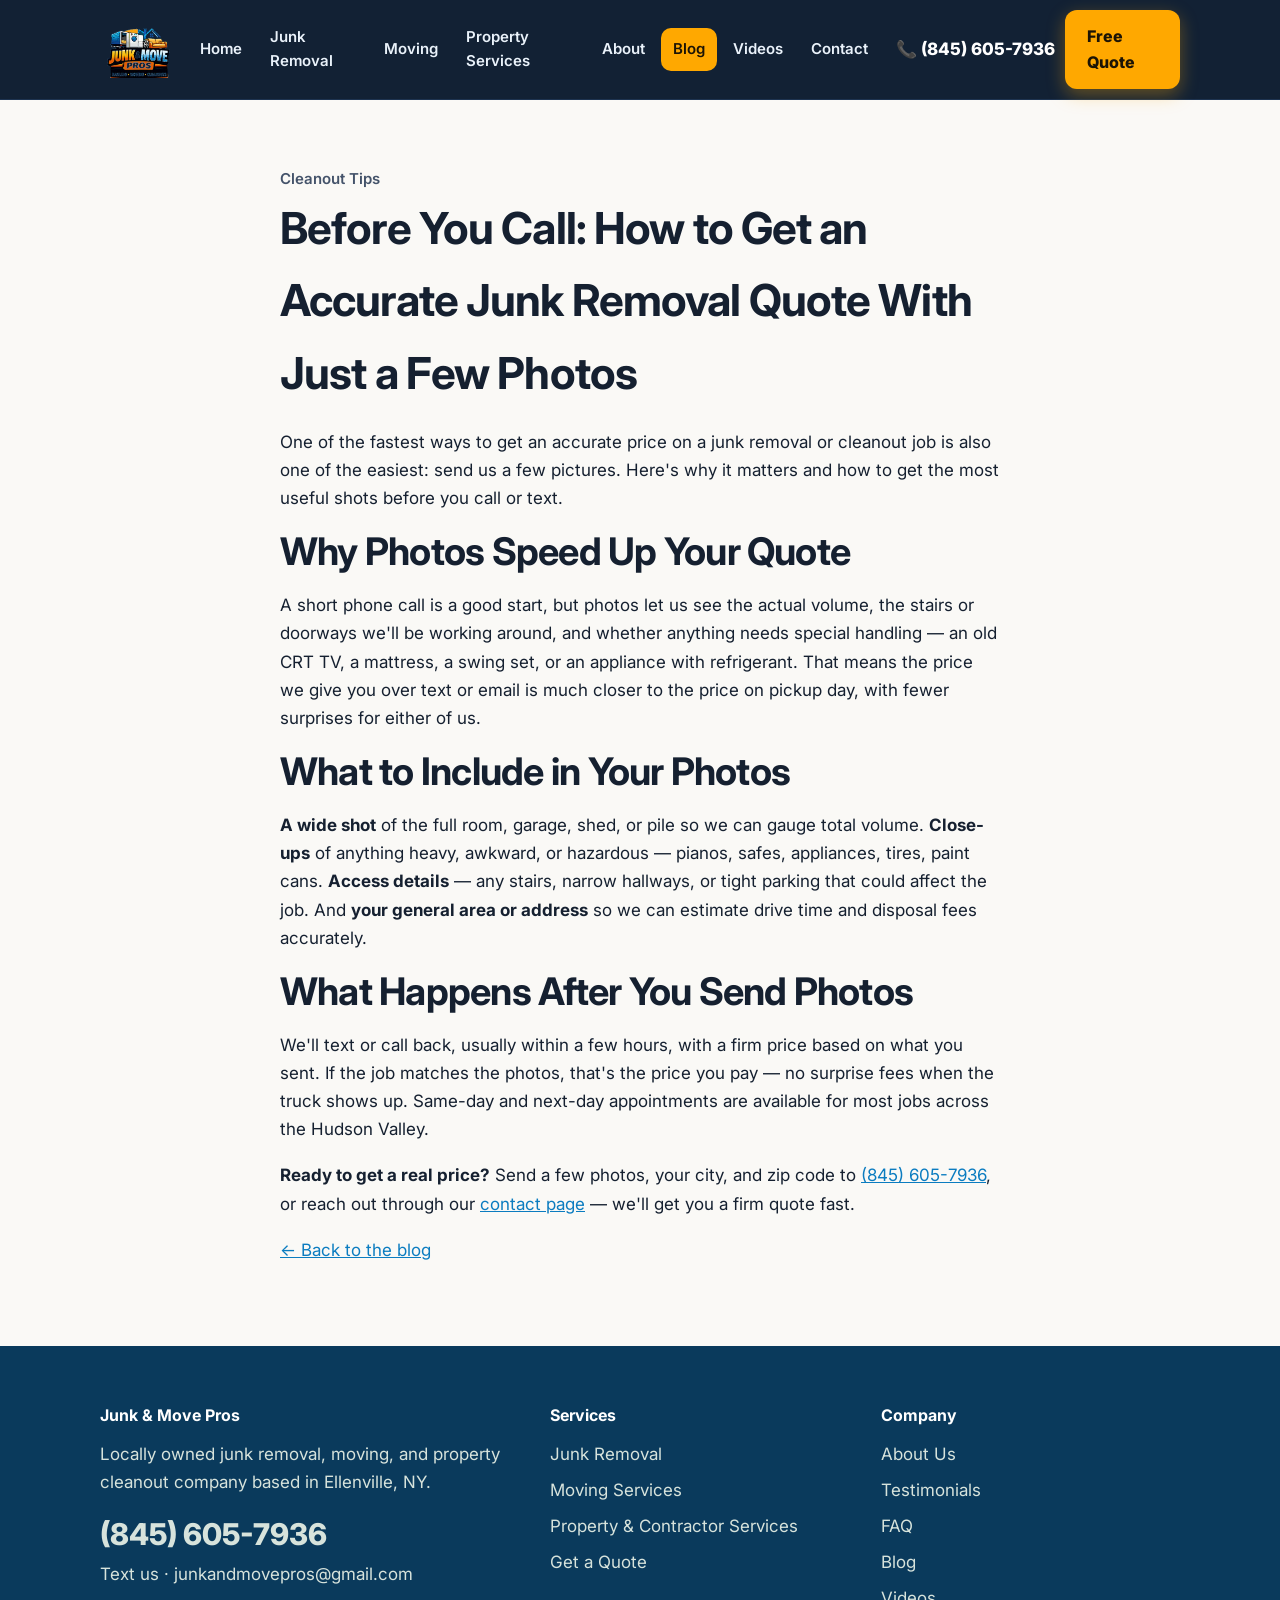
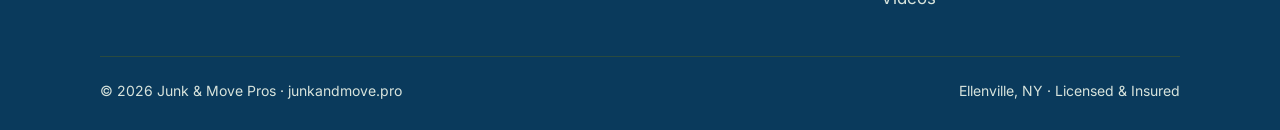
<file: blog/junk-removal-quote-photos.html>
<!DOCTYPE html>
<html lang="en">
<head>
<meta charset="UTF-8">
<meta name="viewport" content="width=device-width, initial-scale=1.0">
<title>How to Get an Accurate Junk Removal Quote With Photos | Junk &amp; Move Pros</title>
<meta name="description" content="Send a few photos and get a firm junk removal price fast — what to photograph and what happens next.">
<link rel="preconnect" href="https://fonts.googleapis.com">
<link href="https://fonts.googleapis.com/css2?family=Inter:wght@400;600;700;800&display=swap" rel="stylesheet">
<link rel="stylesheet" href="/css/style.css">
<link rel="icon" href="/images/logo.png">
</head>
<body>
<header class="site-header">
  <div class="wrap">
    <a class="brand" href="/" aria-label="Junk & Move Pros — home"><img class="brand-logo" src="/images/logo.png" alt="Junk & Move Pros — Hauling, Moving, Cleanouts"></a>
    <button class="nav-toggle" aria-label="Menu">☰</button>
    <nav class="nav">
      <a href="/">Home</a><a href="/junk-removal.html">Junk Removal</a><a href="/moving-services.html">Moving</a><a href="/property-services.html">Property Services</a><a href="/about.html">About</a><a href="/blog.html" class="active">Blog</a><a href="/videos.html">Videos</a><a href="/contact.html">Contact</a>
    </nav>
    <div class="header-cta"><a class="phone-chip" href="tel:+18456057936">📞 (845) 605-7936</a><a class="btn" href="/contact.html">Free Quote</a></div>
  </div>
</header>

<section class="section"><div class="wrap article">
  <time>Cleanout Tips</time>
  <h1>Before You Call: How to Get an Accurate Junk Removal Quote With Just a Few Photos</h1>
  <p>One of the fastest ways to get an accurate price on a junk removal or cleanout job is also one of the easiest: send us a few pictures. Here's why it matters and how to get the most useful shots before you call or text.</p>
  <h2>Why Photos Speed Up Your Quote</h2>
  <p>A short phone call is a good start, but photos let us see the actual volume, the stairs or doorways we'll be working around, and whether anything needs special handling — an old CRT TV, a mattress, a swing set, or an appliance with refrigerant. That means the price we give you over text or email is much closer to the price on pickup day, with fewer surprises for either of us.</p>
  <h2>What to Include in Your Photos</h2>
  <p><strong>A wide shot</strong> of the full room, garage, shed, or pile so we can gauge total volume. <strong>Close-ups</strong> of anything heavy, awkward, or hazardous — pianos, safes, appliances, tires, paint cans. <strong>Access details</strong> — any stairs, narrow hallways, or tight parking that could affect the job. And <strong>your general area or address</strong> so we can estimate drive time and disposal fees accurately.</p>
  <h2>What Happens After You Send Photos</h2>
  <p>We'll text or call back, usually within a few hours, with a firm price based on what you sent. If the job matches the photos, that's the price you pay — no surprise fees when the truck shows up. Same-day and next-day appointments are available for most jobs across the Hudson Valley.</p>
  <p><strong>Ready to get a real price?</strong> Send a few photos, your city, and zip code to <a href="sms:+18456057936">(845) 605-7936</a>, or reach out through our <a href="/contact.html">contact page</a> — we'll get you a firm quote fast.</p>
  <p><a href="/blog.html">← Back to the blog</a></p>
</div></section>

<footer class="site-footer"><div class="wrap">
  <div class="cols">
    <div><h4>Junk &amp; Move Pros</h4><p>Locally owned junk removal, moving, and property cleanout company based in Ellenville, NY.</p><p style="margin-top:14px"><a class="big-phone" href="tel:+18456057936">(845) 605-7936</a></p><p><a href="sms:+18456057936">Text us</a> · <a href="mailto:junkandmovepros@gmail.com">junkandmovepros@gmail.com</a></p></div>
    <div><h4>Services</h4><ul><li><a href="/junk-removal.html">Junk Removal</a></li><li><a href="/moving-services.html">Moving Services</a></li><li><a href="/property-services.html">Property &amp; Contractor Services</a></li><li><a href="/contact.html">Get a Quote</a></li></ul></div>
    <div><h4>Company</h4><ul><li><a href="/about.html">About Us</a></li><li><a href="/testimonials.html">Testimonials</a></li><li><a href="/faq.html">FAQ</a></li><li><a href="/blog.html">Blog</a></li><li><a href="/videos.html">Videos</a></li></ul></div>
  </div>
  <div class="foot-bottom"><span>© 2026 Junk &amp; Move Pros · junkandmove.pro</span><span>Ellenville, NY · Licensed &amp; Insured</span></div>
</div></footer>
<a class="call-fab" href="tel:+18456057936">📞 Call Now</a>
<script src="/js/config.js"></script><script src="/js/main.js"></script>
</body></html>
</file>
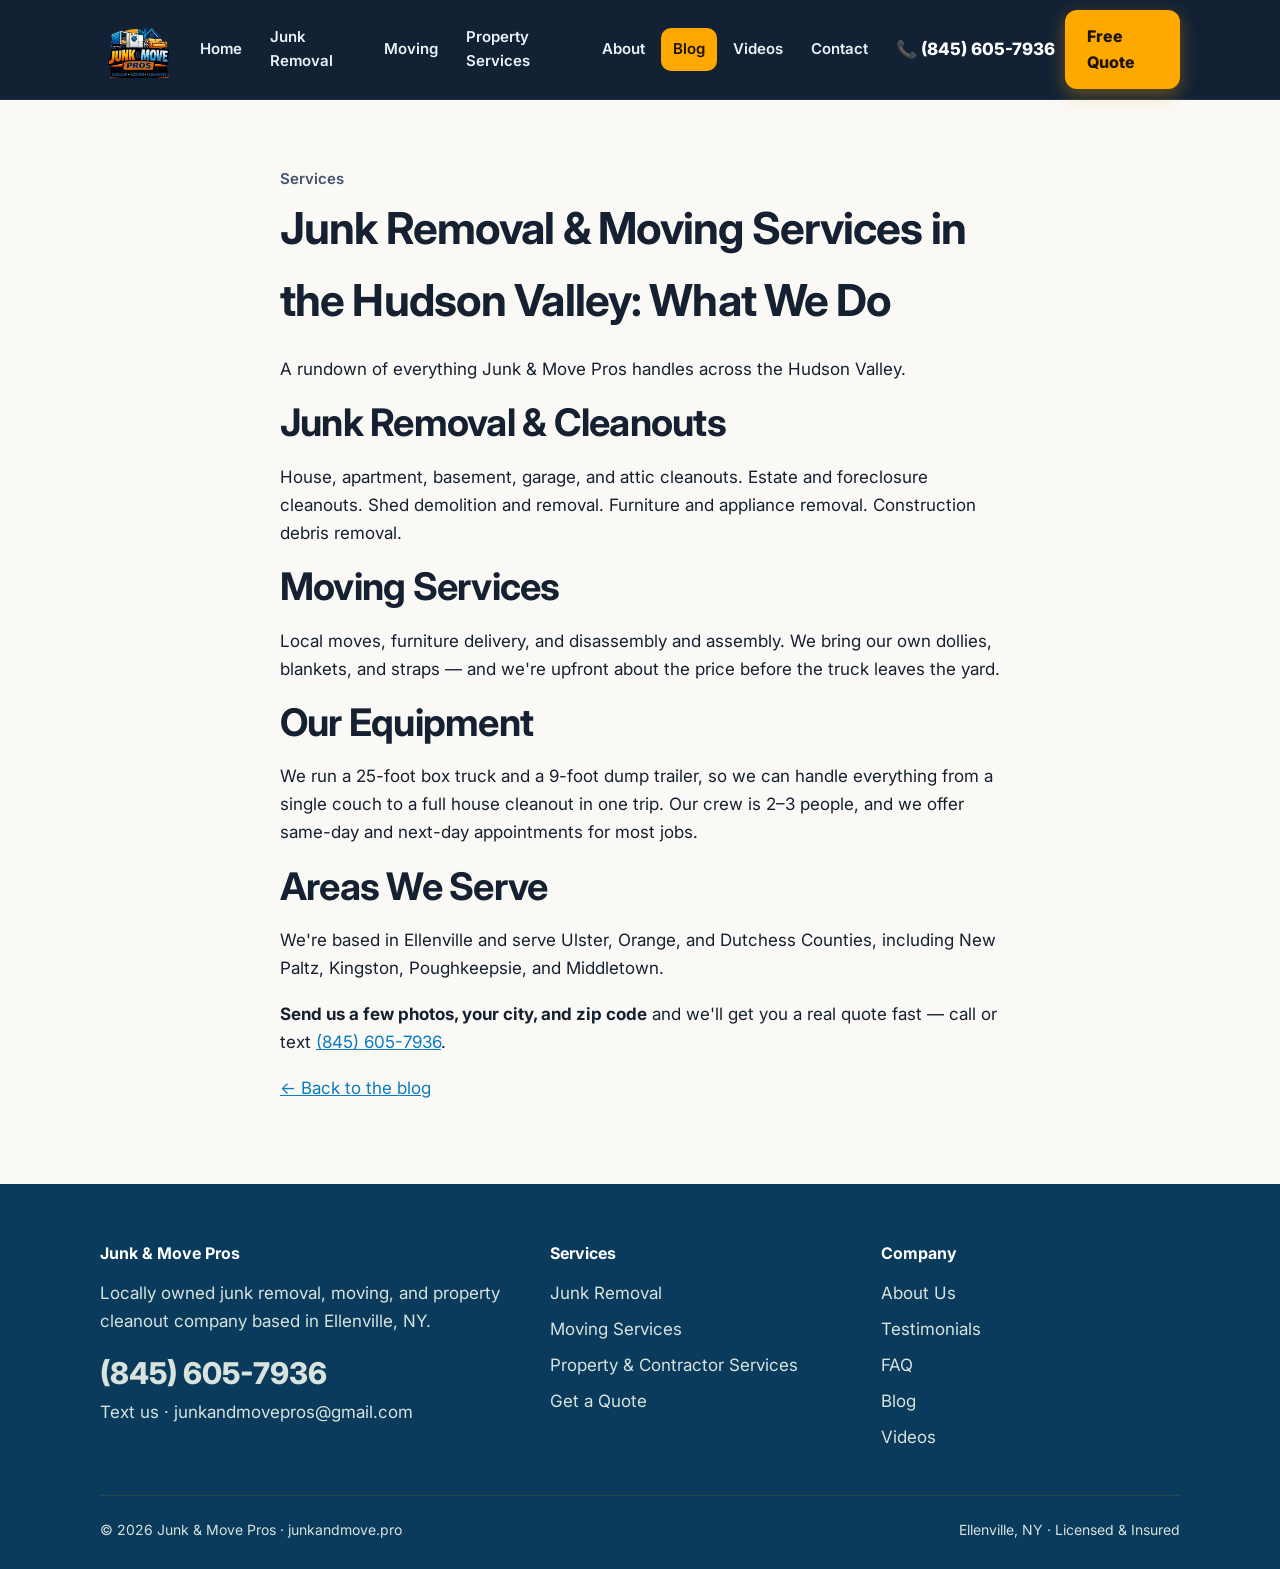
<file: blog/what-we-do-hudson-valley.html>
<!DOCTYPE html>
<html lang="en">
<head>
<meta charset="UTF-8">
<meta name="viewport" content="width=device-width, initial-scale=1.0">
<title>Junk Removal &amp; Moving Services in the Hudson Valley | Junk &amp; Move Pros</title>
<meta name="description" content="What Junk & Move Pros handles: cleanouts, moves, equipment, and service areas across the Hudson Valley.">
<link rel="preconnect" href="https://fonts.googleapis.com">
<link href="https://fonts.googleapis.com/css2?family=Inter:wght@400;600;700;800&display=swap" rel="stylesheet">
<link rel="stylesheet" href="/css/style.css">
<link rel="icon" href="/images/logo.png">
</head>
<body>
<header class="site-header">
  <div class="wrap">
    <a class="brand" href="/" aria-label="Junk & Move Pros — home"><img class="brand-logo" src="/images/logo.png" alt="Junk & Move Pros — Hauling, Moving, Cleanouts"></a>
    <button class="nav-toggle" aria-label="Menu">☰</button>
    <nav class="nav">
      <a href="/">Home</a><a href="/junk-removal.html">Junk Removal</a><a href="/moving-services.html">Moving</a><a href="/property-services.html">Property Services</a><a href="/about.html">About</a><a href="/blog.html" class="active">Blog</a><a href="/videos.html">Videos</a><a href="/contact.html">Contact</a>
    </nav>
    <div class="header-cta"><a class="phone-chip" href="tel:+18456057936">📞 (845) 605-7936</a><a class="btn" href="/contact.html">Free Quote</a></div>
  </div>
</header>

<section class="section"><div class="wrap article">
  <time>Services</time>
  <h1>Junk Removal &amp; Moving Services in the Hudson Valley: What We Do</h1>
  <p>A rundown of everything Junk &amp; Move Pros handles across the Hudson Valley.</p>
  <h2>Junk Removal &amp; Cleanouts</h2>
  <p>House, apartment, basement, garage, and attic cleanouts. Estate and foreclosure cleanouts. Shed demolition and removal. Furniture and appliance removal. Construction debris removal.</p>
  <h2>Moving Services</h2>
  <p>Local moves, furniture delivery, and disassembly and assembly. We bring our own dollies, blankets, and straps — and we're upfront about the price before the truck leaves the yard.</p>
  <h2>Our Equipment</h2>
  <p>We run a 25-foot box truck and a 9-foot dump trailer, so we can handle everything from a single couch to a full house cleanout in one trip. Our crew is 2–3 people, and we offer same-day and next-day appointments for most jobs.</p>
  <h2>Areas We Serve</h2>
  <p>We're based in Ellenville and serve Ulster, Orange, and Dutchess Counties, including New Paltz, Kingston, Poughkeepsie, and Middletown.</p>
  <p><strong>Send us a few photos, your city, and zip code</strong> and we'll get you a real quote fast — call or text <a href="sms:+18456057936">(845) 605-7936</a>.</p>
  <p><a href="/blog.html">← Back to the blog</a></p>
</div></section>

<footer class="site-footer"><div class="wrap">
  <div class="cols">
    <div><h4>Junk &amp; Move Pros</h4><p>Locally owned junk removal, moving, and property cleanout company based in Ellenville, NY.</p><p style="margin-top:14px"><a class="big-phone" href="tel:+18456057936">(845) 605-7936</a></p><p><a href="sms:+18456057936">Text us</a> · <a href="mailto:junkandmovepros@gmail.com">junkandmovepros@gmail.com</a></p></div>
    <div><h4>Services</h4><ul><li><a href="/junk-removal.html">Junk Removal</a></li><li><a href="/moving-services.html">Moving Services</a></li><li><a href="/property-services.html">Property &amp; Contractor Services</a></li><li><a href="/contact.html">Get a Quote</a></li></ul></div>
    <div><h4>Company</h4><ul><li><a href="/about.html">About Us</a></li><li><a href="/testimonials.html">Testimonials</a></li><li><a href="/faq.html">FAQ</a></li><li><a href="/blog.html">Blog</a></li><li><a href="/videos.html">Videos</a></li></ul></div>
  </div>
  <div class="foot-bottom"><span>© 2026 Junk &amp; Move Pros · junkandmove.pro</span><span>Ellenville, NY · Licensed &amp; Insured</span></div>
</div></footer>
<a class="call-fab" href="tel:+18456057936">📞 Call Now</a>
<script src="/js/config.js"></script><script src="/js/main.js"></script>
</body></html>
</file>
<file: css/style.css>
/* Junk & Move Pros — junkandmove.pro */
:root{
  --ink:#152030; --ink-soft:#44536a;
  --green:#0b7cc0; --green-dark:#0a3a5c;
  --amber:#ffa800; --amber-dark:#d98a00;
  --navy:#0b1a2e;
  --paper:#faf9f6; --card:#ffffff; --line:#e7e2d8;
  --radius:14px; --shadow:0 10px 30px rgba(11,26,46,.10);
  --max:1120px;
}
*{box-sizing:border-box;margin:0;padding:0}
html{scroll-behavior:smooth}
body{font-family:'Inter',system-ui,-apple-system,'Segoe UI',Roboto,sans-serif;color:var(--ink);background:var(--paper);line-height:1.65;font-size:17px}
img{max-width:100%;height:auto;display:block}
a{color:var(--green)}
.wrap{max-width:var(--max);margin:0 auto;padding:0 20px}
/* header */
.site-header{position:sticky;top:0;z-index:50;background:rgba(11,26,46,.97);backdrop-filter:blur(8px);border-bottom:1px solid #1d3350}
.site-header .wrap{display:flex;align-items:center;justify-content:space-between;gap:16px;padding-top:10px;padding-bottom:10px}
.brand{display:flex;align-items:center;gap:12px;text-decoration:none}
.brand-logo{height:58px;width:auto;display:block}
.nav{display:flex;gap:4px;align-items:center}
.nav a{text-decoration:none;color:#eaf2fa;font-weight:600;font-size:15px;padding:9px 12px;border-radius:10px}
.nav a:hover{background:rgba(255,255,255,.08)}
.nav a.active{background:var(--amber);color:#1c1405}
.btn{display:inline-flex;align-items:center;gap:8px;background:var(--amber);color:#1c1405;font-weight:800;text-decoration:none;border:none;cursor:pointer;padding:13px 22px;border-radius:12px;font-size:16px;transition:transform .12s ease, box-shadow .12s ease;box-shadow:0 6px 18px rgba(255,168,0,.35)}
.btn:hover{transform:translateY(-2px);box-shadow:0 10px 24px rgba(255,168,0,.45)}
.btn.ghost{background:transparent;color:var(--green);box-shadow:inset 0 0 0 2px var(--green)}
.btn.ghost:hover{background:var(--green);color:#fff}
.btn.light{background:#fff;color:var(--green-dark)}
.header-cta{display:flex;gap:10px;align-items:center}
.phone-chip{text-decoration:none;color:#fff;font-weight:800;font-size:17px;white-space:nowrap}
.nav-toggle{display:none;background:none;border:0;font-size:28px;cursor:pointer;color:#fff}
/* hero */
.hero{background:radial-gradient(1200px 500px at 80% -10%, #0e5f96 0%, var(--green-dark) 55%, #071627 100%);color:#fff;padding:84px 0 72px;position:relative;overflow:hidden}
.hero h1{font-size:clamp(34px,5.2vw,58px);line-height:1.08;letter-spacing:-.03em;max-width:16em}
.hero h1 .hl{color:var(--amber)}
.hero p.lede{font-size:19px;color:#cfe2f2;max-width:38em;margin:18px 0 28px}
.hero-ctas{display:flex;gap:14px;flex-wrap:wrap}
.hero-badges{display:flex;gap:22px;flex-wrap:wrap;margin-top:34px;color:#cfe2f2;font-size:15px;font-weight:600}
.hero-badges span{display:flex;align-items:center;gap:8px}
/* sections */
.section{padding:64px 0}
.section.alt{background:#fff;border-top:1px solid var(--line);border-bottom:1px solid var(--line)}
.kicker{color:var(--amber-dark);font-weight:800;text-transform:uppercase;letter-spacing:.12em;font-size:13px;margin-bottom:10px}
h2{font-size:clamp(26px,3.4vw,38px);letter-spacing:-.02em;line-height:1.15;margin-bottom:14px}
.section p.sub{color:var(--ink-soft);max-width:46em;margin-bottom:30px}
.grid{display:grid;gap:20px}
.grid.c3{grid-template-columns:repeat(3,1fr)}
.grid.c2{grid-template-columns:repeat(2,1fr)}
.card{background:var(--card);border:1px solid var(--line);border-radius:var(--radius);padding:28px;box-shadow:var(--shadow)}
.card h3{font-size:21px;margin-bottom:10px;letter-spacing:-.01em}
.card p{color:var(--ink-soft);font-size:16px}
.card .icon{font-size:34px;margin-bottom:12px}
.card a.more{display:inline-block;margin-top:14px;font-weight:700;color:var(--amber-dark);text-decoration:none}
/* steps */
.steps{counter-reset:step;display:grid;grid-template-columns:repeat(3,1fr);gap:20px}
.step{background:var(--card);border:1px solid var(--line);border-radius:var(--radius);padding:28px;position:relative;box-shadow:var(--shadow)}
.step::before{counter-increment:step;content:counter(step);position:absolute;top:-18px;left:22px;width:38px;height:38px;border-radius:50%;background:var(--amber);color:#1c1405;font-weight:800;display:grid;place-items:center;font-size:18px}
.step h3{margin:8px 0 8px}
/* testimonials */
.quote{background:var(--card);border:1px solid var(--line);border-left:6px solid var(--amber);border-radius:var(--radius);padding:26px;box-shadow:var(--shadow)}
.quote p{font-style:italic;color:var(--ink-soft)}
.quote footer{margin-top:14px;font-weight:700;font-style:normal}
/* faq */
.faq-item{border:1px solid var(--line);border-radius:12px;background:#fff;margin-bottom:12px;overflow:hidden}
.faq-q{width:100%;text-align:left;background:none;border:0;padding:18px 20px;font-size:17px;font-weight:700;cursor:pointer;display:flex;justify-content:space-between;align-items:center;color:var(--ink)}
.faq-a{padding:0 20px 20px;color:var(--ink-soft);display:none}
.faq-item.open .faq-a{display:block}
/* forms */
.form-card{background:#fff;border:1px solid var(--line);border-radius:var(--radius);padding:32px;box-shadow:var(--shadow);max-width:640px}
.field{margin-bottom:16px}
.field label{display:block;font-weight:700;margin-bottom:6px;font-size:15px}
.field input,.field textarea,.field select{width:100%;padding:13px 14px;border:1.5px solid var(--line);border-radius:10px;font-size:16px;font-family:inherit;background:#fff}
.field input:focus,.field textarea:focus,.field select:focus{outline:none;border-color:var(--amber)}
.form-note{font-size:14px;color:var(--ink-soft);margin-top:12px}
.form-ok{display:none;background:#e9f7ef;border:1px solid #bfe6cd;color:#14532d;padding:16px;border-radius:12px;margin-bottom:16px;font-weight:600}
/* blog */
.post-card{background:#fff;border:1px solid var(--line);border-radius:var(--radius);padding:26px;box-shadow:var(--shadow);text-decoration:none;color:var(--ink);display:block}
.post-card h3{margin-bottom:8px}
.post-card time{font-size:14px;color:var(--ink-soft);font-weight:600}
.post-card p{color:var(--ink-soft);margin-top:10px;font-size:16px}
.article{max-width:760px}
.article h1{font-size:clamp(30px,4vw,44px);letter-spacing:-.02em;margin-bottom:8px}
.article time{color:var(--ink-soft);font-weight:600;font-size:15px}
.article p{margin:18px 0}
/* video */
.video-grid{display:grid;grid-template-columns:repeat(2,1fr);gap:20px}
.video-slot{background:#0f1b16;color:#cfe0d8;border-radius:var(--radius);aspect-ratio:16/9;display:grid;place-items:center;text-align:center;padding:24px;border:1px dashed #3a5348}
/* footer */
.site-footer{background:var(--green-dark);color:#d7e3dc;padding:56px 0 28px;margin-top:0}
.site-footer .cols{display:grid;grid-template-columns:1.4fr 1fr 1fr;gap:32px;margin-bottom:36px}
.site-footer h4{color:#fff;margin-bottom:12px;font-size:16px}
.site-footer a{color:#d7e3dc;text-decoration:none}
.site-footer a:hover{color:var(--amber)}
.site-footer ul{list-style:none}
.site-footer li{margin-bottom:8px}
.foot-bottom{border-top:1px solid #2a4a3f;padding-top:22px;font-size:14px;display:flex;justify-content:space-between;gap:12px;flex-wrap:wrap}
.big-phone{font-size:30px;font-weight:800;color:#fff;text-decoration:none}
.big-phone:hover{color:var(--amber)}
/* floating call button (mobile) */
.call-fab{display:none;position:fixed;bottom:18px;right:18px;z-index:60;background:var(--amber);color:#1c1405;font-weight:800;text-decoration:none;padding:15px 20px;border-radius:999px;box-shadow:0 10px 26px rgba(0,0,0,.3)}
@media(max-width:900px){
  .grid.c3,.grid.c2,.steps,.video-grid{grid-template-columns:1fr}
  .site-footer .cols{grid-template-columns:1fr}
  .nav{position:fixed;inset:64px 0 auto 0;background:var(--paper);flex-direction:column;align-items:stretch;padding:12px 20px 20px;border-bottom:1px solid var(--line);display:none}
  .nav a{color:var(--ink)}
  .nav a.active{color:#1c1405}
  .nav.open{display:flex}
  .nav-toggle{display:block}
  .header-cta .btn{display:none}
  .call-fab{display:inline-flex}
  .phone-chip{font-size:15px}
}
</file>
